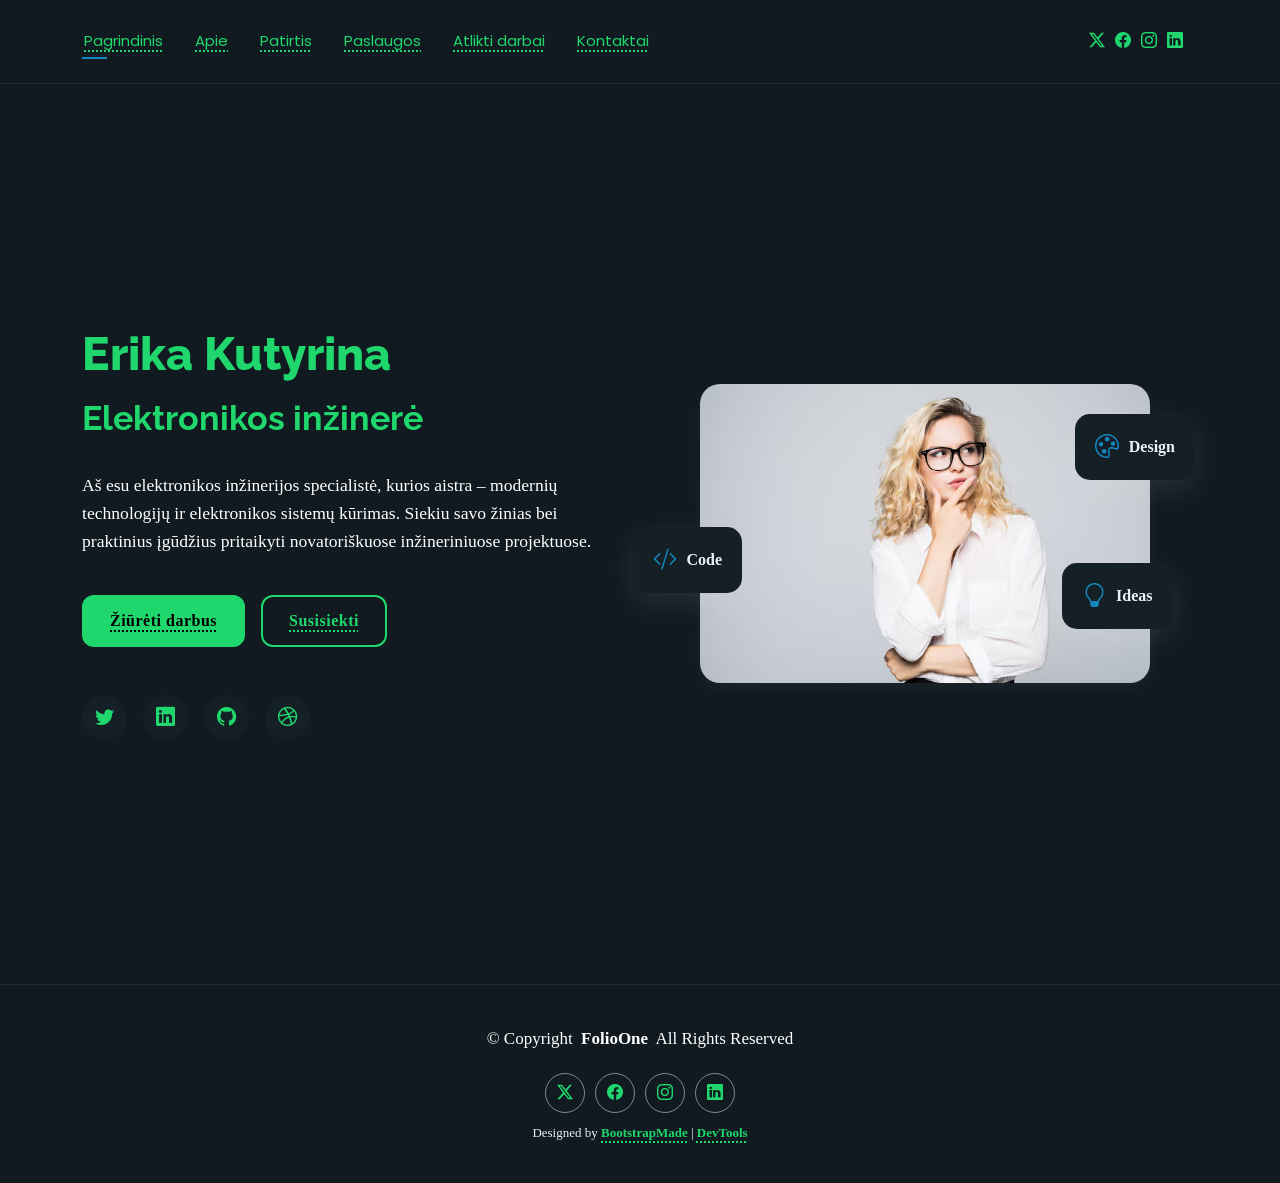
<file: index.html>
<!DOCTYPE html>
<html lang="lt">

<head>
  <meta charset="utf-8">
  <meta content="width=device-width, initial-scale=1.0" name="viewport">
  <title>Mano CV</title>
  <meta name="description" content="Erika Kutyrina CV puslapis">
  <meta name="keywords" content="">

  <!-- Favicons -->
  <link href="assets/img/electronics.png" rel="icon">
  <link href="assets/img/apple-touch-icon.png" rel="apple-touch-icon">

  <!-- Fonts -->
  <link href="https://fonts.googleapis.com" rel="preconnect">
  <link href="https://fonts.gstatic.com" rel="preconnect" crossorigin>
  <link href="https://fonts.googleapis.com/css2?family=Roboto:ital,wght@0,100;0,300;0,400;0,500;0,700;0,900;1,100;1,300;1,400;1,500;1,700;1,900&family=Poppins:ital,wght@0,100;0,200;0,300;0,400;0,500;0,600;0,700;0,800;0,900;1,100;1,200;1,300;1,400;1,500;1,600;1,700;1,800;1,900&family=Raleway:ital,wght@0,100;0,200;0,300;0,400;0,500;0,600;0,700;0,800;0,900;1,100;1,200;1,300;1,400;1,500;1,600;1,700;1,800;1,900&display=swap" rel="stylesheet">

  <!-- Vendor CSS Files -->
  <link href="assets/vendor/bootstrap/css/bootstrap.min.css" rel="stylesheet">
  <link href="assets/vendor/bootstrap-icons/bootstrap-icons.css" rel="stylesheet">
  <link href="assets/vendor/aos/aos.css" rel="stylesheet">
  <link href="assets/vendor/swiper/swiper-bundle.min.css" rel="stylesheet">
  <link href="assets/vendor/glightbox/css/glightbox.min.css" rel="stylesheet">

  <!-- Main CSS File -->
  <link href="assets/css/main.css" rel="stylesheet">
  <link href="assets/css/custom.css" rel="stylesheet">

  <!-- =======================================================
  * Template Name: FolioOne
  * Template URL: https://bootstrapmade.com/folioone-bootstrap-portfolio-website-template/
  * Updated: Aug 23 2025 with Bootstrap v5.3.7
  * Author: BootstrapMade.com
  * License: https://bootstrapmade.com/license/
  ======================================================== -->
</head>

<body class="index-page">

  <header id="header" class="header d-flex align-items-center light-background sticky-top">
    <div class="container position-relative d-flex align-items-center justify-content-between">

      <!-- <a href="index.html" class="logo d-flex align-items-center me-auto me-xl-0">
      <img src="assets/img/logo.webp" alt="">
      <h1 class="sitename">FolioOne</h1> 
    </a> -->

      <nav id="navmenu" class="navmenu">
        <ul>
          <li><a href="index.html" class="active">Pagrindinis</a></li>
          <li><a href="about.html">Apie</a></li>
          <li><a href="resume.html">Patirtis</a></li>
          <li><a href="services.html">Paslaugos</a></li>
          <li><a href="portfolio.html">Atlikti darbai</a></li>
          <li><a href="contact.html">Kontaktai</a></li>
        </ul>
        <i class="mobile-nav-toggle d-xl-none bi bi-list"></i>
      </nav>

      <div class="header-social-links">
        <a href="#" class="twitter"><i class="bi bi-twitter-x"></i></a>
        <a href="#" class="facebook"><i class="bi bi-facebook"></i></a>
        <a href="#" class="instagram"><i class="bi bi-instagram"></i></a>
        <a href="#" class="linkedin"><i class="bi bi-linkedin"></i></a>
      </div>

    </div>
  </header>

  <main class="main">

    <!-- Hero Section -->
    <section id="hero" class="hero section">

      <div class="container" data-aos="fade-up" data-aos-delay="100">

        <div class="row gy-4 align-items-center">
          <div class="col-lg-6 order-2 order-lg-1">
            <div class="hero-content">
              <h1 data-aos="fade-up" data-aos-delay="200"> <span class="highlight">Erika Kutyrina</span></h1>
              <h2 data-aos="fade-up" data-aos-delay="300">Elektronikos inžinerė</h2>
              <p data-aos="fade-up" data-aos-delay="400">Aš esu elektronikos inžinerijos specialistė, kurios aistra – modernių technologijų ir elektronikos sistemų kūrimas. Siekiu savo žinias bei praktinius įgūdžius pritaikyti novatoriškuose inžineriniuose projektuose.</p>
              <div class="hero-actions" data-aos="fade-up" data-aos-delay="500">
                <a href="portfolio.html" class="btn btn-primary">Žiūrėti darbus</a>
                <a href="contact.html" class="btn btn-outline">Susisiekti</a>
              </div>
              <div class="social-links" data-aos="fade-up" data-aos-delay="600">
                <a href="#"><i class="bi bi-twitter"></i></a>
                <a href="#"><i class="bi bi-linkedin"></i></a>
                <a href="#"><i class="bi bi-github"></i></a>
                <a href="#"><i class="bi bi-dribbble"></i></a>
              </div>
            </div>
          </div>
          <div class="col-lg-6 order-1 order-lg-2">
            <div class="hero-image" data-aos="zoom-in" data-aos-delay="300">
              <div class="image-wrapper">
                <img src="assets/img/person/woman.jpg" alt="Sarah Mitchell" class="img-fluid">
                <div class="floating-elements">
                  <div class="floating-card design" data-aos="fade-left" data-aos-delay="700">
                    <i class="bi bi-palette"></i>
                    <span>Design</span>
                  </div>
                  <div class="floating-card code" data-aos="fade-right" data-aos-delay="800">
                    <i class="bi bi-code-slash"></i>
                    <span>Code</span>
                  </div>
                  <div class="floating-card creativity" data-aos="fade-up" data-aos-delay="900">
                    <i class="bi bi-lightbulb"></i>
                    <span>Ideas</span>
                  </div>
                </div>
              </div>
            </div>
          </div>
        </div>

      </div>

    </section><!-- /Hero Section -->

  </main>

  <footer id="footer" class="footer">

    <div class="container">
      <div class="copyright text-center ">
        <p>© <span>Copyright</span> <strong class="px-1 sitename">FolioOne</strong> <span>All Rights Reserved<br></span></p>
      </div>
      <div class="social-links d-flex justify-content-center">
        <a href=""><i class="bi bi-twitter-x"></i></a>
        <a href=""><i class="bi bi-facebook"></i></a>
        <a href=""><i class="bi bi-instagram"></i></a>
        <a href=""><i class="bi bi-linkedin"></i></a>
      </div>
      <div class="credits">
        <!-- All the links in the footer should remain intact. -->
        <!-- You can delete the links only if you've purchased the pro version. -->
        <!-- Licensing information: https://bootstrapmade.com/license/ -->
        <!-- Purchase the pro version with working PHP/AJAX contact form: [buy-url] -->
        Designed by <a href="https://bootstrapmade.com/">BootstrapMade</a> | <a href="https://bootstrapmade.com/tools/">DevTools</a>
      </div>
    </div>

  </footer>

  <!-- Scroll Top -->
  <a href="#" id="scroll-top" class="scroll-top d-flex align-items-center justify-content-center"><i class="bi bi-arrow-up-short"></i></a>

  <!-- Preloader -->
  <div id="preloader"></div>

  <!-- Vendor JS Files -->
  <script src="assets/vendor/bootstrap/js/bootstrap.bundle.min.js"></script>
  <script src="assets/vendor/php-email-form/validate.js"></script>
  <script src="assets/vendor/aos/aos.js"></script>
  <script src="assets/vendor/typed.js/typed.umd.js"></script>
  <script src="assets/vendor/waypoints/noframework.waypoints.js"></script>
  <script src="assets/vendor/purecounter/purecounter_vanilla.js"></script>
  <script src="assets/vendor/swiper/swiper-bundle.min.js"></script>
  <script src="assets/vendor/imagesloaded/imagesloaded.pkgd.min.js"></script>
  <script src="assets/vendor/isotope-layout/isotope.pkgd.min.js"></script>
  <script src="assets/vendor/glightbox/js/glightbox.min.js"></script>

  <!-- Main JS File -->
  <script src="assets/js/main.js"></script>

</body>

</html>
</file>
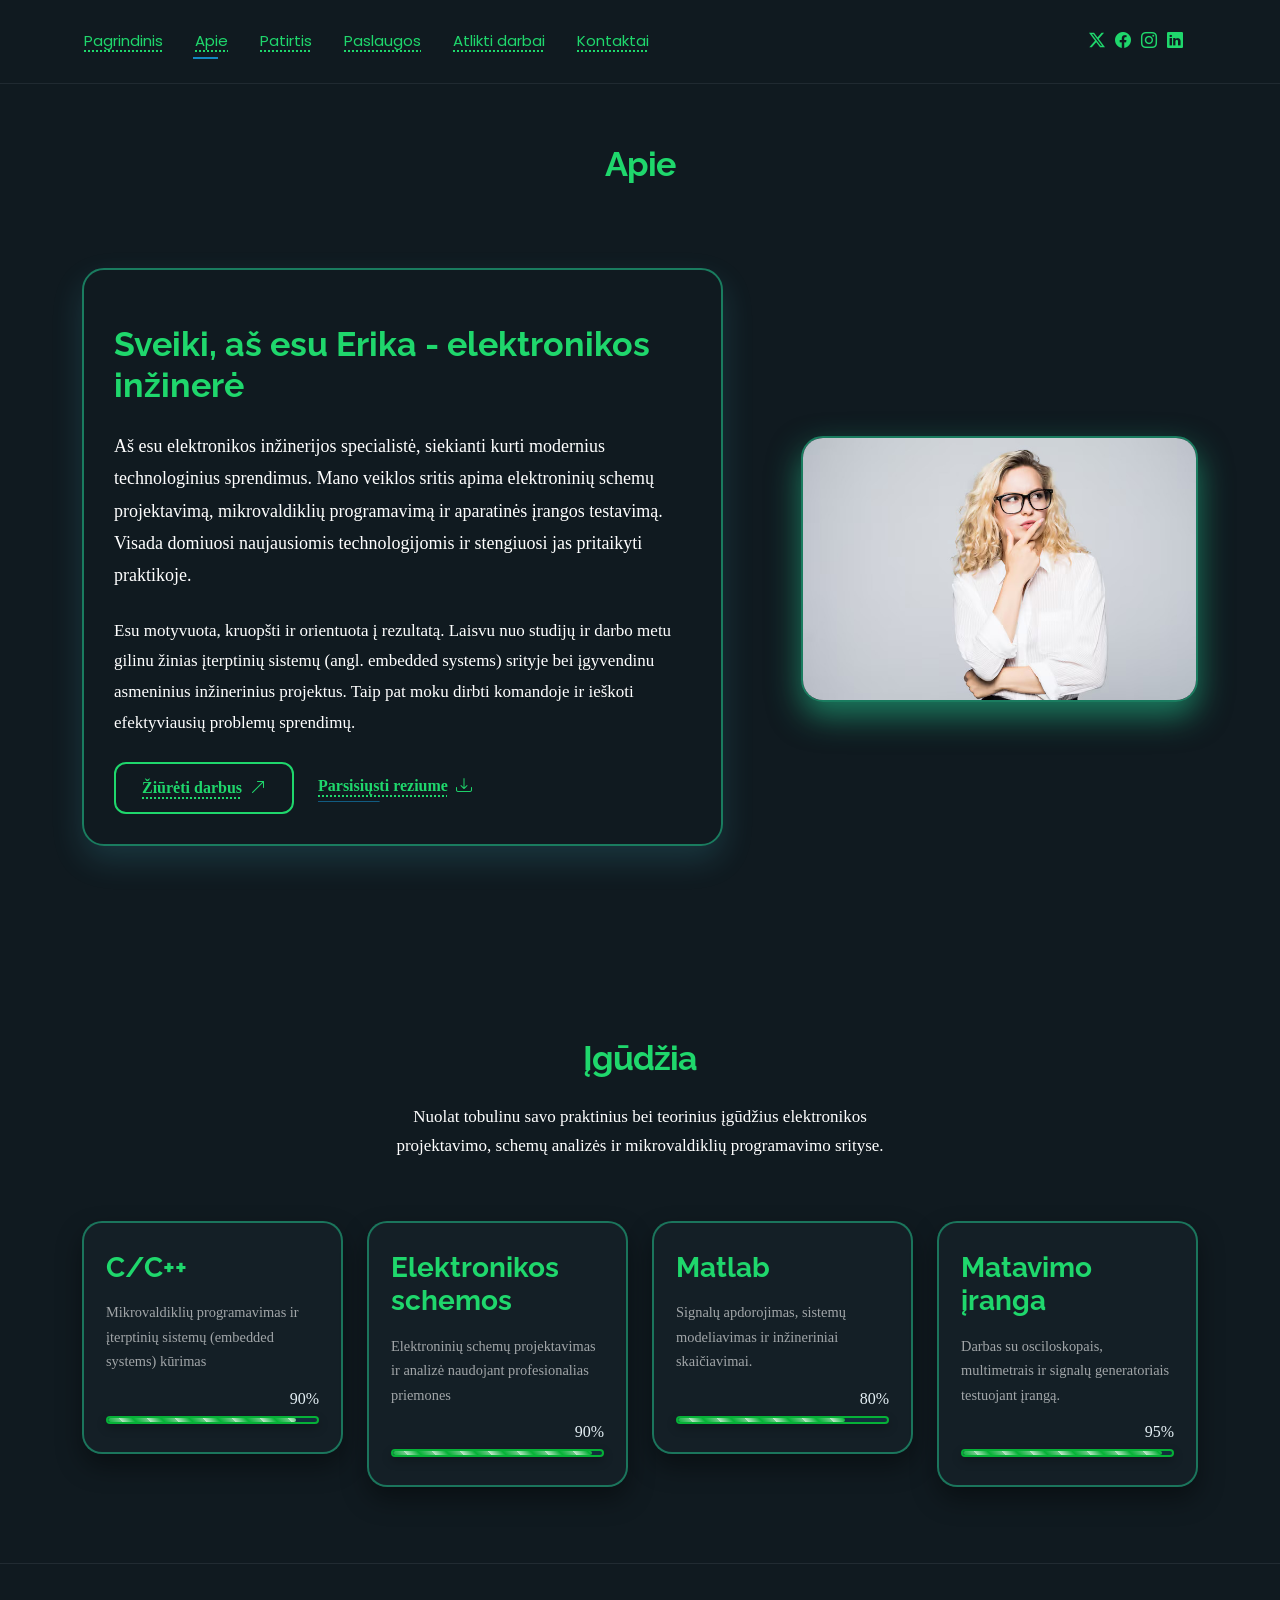
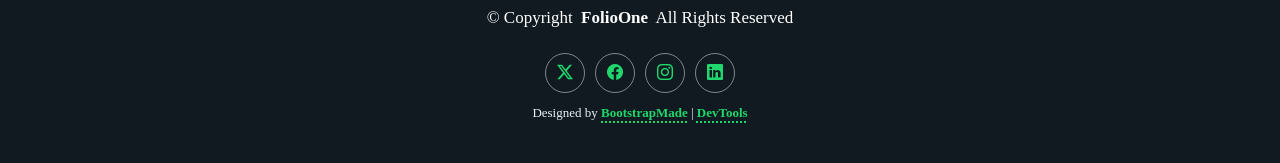
<file: about.html>
<!DOCTYPE html>
<html lang="lt">

<head>
  <meta charset="utf-8">
  <meta content="width=device-width, initial-scale=1.0" name="viewport">
  <title>About - FolioOne Bootstrap Template</title>
  <meta name="description" content="">
  <meta name="keywords" content="">

  <!-- Favicons -->
  <link href="assets/img/electronics.png" rel="icon">
  <link href="assets/img/apple-touch-icon.png" rel="apple-touch-icon">

  <!-- Fonts -->
  <link href="https://fonts.googleapis.com" rel="preconnect">
  <link href="https://fonts.gstatic.com" rel="preconnect" crossorigin>
  <link href="https://fonts.googleapis.com/css2?family=Roboto:ital,wght@0,100;0,300;0,400;0,500;0,700;0,900;1,100;1,300;1,400;1,500;1,700;1,900&family=Poppins:ital,wght@0,100;0,200;0,300;0,400;0,500;0,600;0,700;0,800;0,900;1,100;1,200;1,300;1,400;1,500;1,600;1,700;1,800;1,900&family=Raleway:ital,wght@0,100;0,200;0,300;0,400;0,500;0,600;0,700;0,800;0,900;1,100;1,200;1,300;1,400;1,500;1,600;1,700;1,800;1,900&display=swap" rel="stylesheet">

  <!-- Vendor CSS Files -->
  <link href="assets/vendor/bootstrap/css/bootstrap.min.css" rel="stylesheet">
  <link href="assets/vendor/bootstrap-icons/bootstrap-icons.css" rel="stylesheet">
  <link href="assets/vendor/aos/aos.css" rel="stylesheet">
  <link href="assets/vendor/swiper/swiper-bundle.min.css" rel="stylesheet">
  <link href="assets/vendor/glightbox/css/glightbox.min.css" rel="stylesheet">

  <!-- Main CSS File -->
  <link href="assets/css/main.css" rel="stylesheet">
  <link href="assets/css/custom.css" rel="stylesheet">

  <!-- =======================================================
  * Template Name: FolioOne
  * Template URL: https://bootstrapmade.com/folioone-bootstrap-portfolio-website-template/
  * Updated: Aug 23 2025 with Bootstrap v5.3.7
  * Author: BootstrapMade.com
  * License: https://bootstrapmade.com/license/
  ======================================================== -->
</head>

<body class="about-page">

  <header id="header" class="header d-flex align-items-center light-background sticky-top">
    <div class="container position-relative d-flex align-items-center justify-content-between">

      <!-- <a href="index.html" class="logo d-flex align-items-center me-auto me-xl-0">
      <img src="assets/img/logo.webp" alt="">
      <h1 class="sitename">FolioOne</h1> 
    </a> -->

      <nav id="navmenu" class="navmenu">
        <ul>
          <li><a href="index.html">Pagrindinis</a></li>
          <li><a href="about.html" class="active">Apie</a></li>
          <li><a href="resume.html">Patirtis</a></li>
          <li><a href="services.html">Paslaugos</a></li>
          <li><a href="portfolio.html">Atlikti darbai</a></li>
          <li><a href="contact.html">Kontaktai</a></li>
        </ul>
        <i class="mobile-nav-toggle d-xl-none bi bi-list"></i>
      </nav>

      <div class="header-social-links">
        <a href="#" class="twitter"><i class="bi bi-twitter-x"></i></a>
        <a href="#" class="facebook"><i class="bi bi-facebook"></i></a>
        <a href="#" class="instagram"><i class="bi bi-instagram"></i></a>
        <a href="#" class="linkedin"><i class="bi bi-linkedin"></i></a>
      </div>

    </div>
  </header>

  <main class="main">

    <!-- About Section -->
    <section id="about" class="about section">

      <!-- Section Title -->
      <div class="container section-title" data-aos="fade-up">
        <h2>Apie</h2>
      </div><!-- End Section Title -->

      <div class="container" data-aos="fade-up" data-aos-delay="100">

        <!-- Intro + Photo -->
        <div class="row align-items-center justify-content-between gy-5 mb-5">
          <div class="col-lg-7" data-aos="fade-right" data-aos-delay="150">
            <div class="intro-content">
              <span class="eyebrow"></span>
              <h2 class="headline">Sveiki, aš esu Erika - elektronikos inžinerė</h2>
              <p class="lead">
                Aš esu elektronikos inžinerijos specialistė, siekianti kurti modernius technologinius sprendimus. Mano veiklos sritis apima elektroninių schemų projektavimą, mikrovaldiklių programavimą ir aparatinės įrangos testavimą. Visada domiuosi naujausiomis technologijomis ir stengiuosi jas pritaikyti praktikoje.
              </p>
              <p>
                Esu motyvuota, kruopšti ir orientuota į rezultatą. Laisvu nuo studijų ir darbo metu gilinu žinias įterptinių sistemų (angl. embedded systems) srityje bei įgyvendinu asmeninius inžinerinius projektus. Taip pat moku dirbti komandoje ir ieškoti efektyviausių problemų sprendimų.
              </p>

              <div class="cta-group">
                <a href="#portfolio" class="btn-ghost">
                  Žiūrėti darbus <i class="bi bi-arrow-up-right"></i>
                </a>
                <a href="#" class="link-underline">
                  Parsisiųsti reziume <i class="bi bi-download"></i>
                </a>
              </div>
            </div>
          </div>

          <div class="col-lg-5" data-aos="zoom-in" data-aos-delay="250">
            <figure class="profile-figure text-center text-lg-end">
              <img src="assets/img/person/woman.jpg" alt="Portrait of Alex" class="img-fluid profile-photo">
            </figure>
          </div>
        </div>
        <!-- End Intro + Photo -->
      </div>
    </section><!-- /About Section -->

    <!-- Skills Section -->
    <section id="skills" class="skills section">

      <!-- Section Title -->
      <div class="container section-title" data-aos="fade-up">
        <h2>Įgūdžia</h2>
        <p>Nuolat tobulinu savo praktinius bei teorinius įgūdžius elektronikos projektavimo, schemų analizės ir mikrovaldiklių programavimo srityse.</p>
      </div><!-- End Section Title -->

      <div class="container" data-aos="fade-up" data-aos-delay="100">

        <div class="row g-4 skills-animation">

          <div class="col-md-6 col-lg-3" data-aos="fade-up" data-aos-delay="100">
            <div class="skill-box">
              <h3>C/C++</h3>
              <p>Mikrovaldiklių programavimas ir įterptinių sistemų (embedded systems) kūrimas</p>
              <span class="text-end d-block">90%</span>
              <div class="progress">
                <div class="progress-bar" role="progressbar" aria-valuenow="90" aria-valuemin="0" aria-valuemax="100"></div>
              </div>
            </div>
          </div>

          <div class="col-md-6 col-lg-3" data-aos="fade-up" data-aos-delay="200">
            <div class="skill-box">
              <h3>Elektronikos schemos</h3>
              <p>Elektroninių schemų projektavimas ir analizė naudojant profesionalias priemones</p>
              <span class="text-end d-block">90%</span>
              <div class="progress">
                <div class="progress-bar" role="progressbar" aria-valuenow="95" aria-valuemin="0" aria-valuemax="100"></div>
              </div>
            </div>
          </div>

          <div class="col-md-6 col-lg-3" data-aos="fade-up" data-aos-delay="300">
            <div class="skill-box">
              <h3>Matlab</h3>
              <p>Signalų apdorojimas, sistemų modeliavimas ir inžineriniai skaičiavimai.</p>
              <span class="text-end d-block">80%</span>
              <div class="progress">
                <div class="progress-bar" role="progressbar" aria-valuenow="80" aria-valuemin="0" aria-valuemax="100"></div>
              </div>
            </div>
          </div>

          <div class="col-md-6 col-lg-3" data-aos="fade-up" data-aos-delay="400">
            <div class="skill-box">
              <h3>Matavimo įranga</h3>
              <p>Darbas su osciloskopais, multimetrais ir signalų generatoriais testuojant įrangą.</p>
              <span class="text-end d-block">95%</span>
              <div class="progress">
                <div class="progress-bar" role="progressbar" aria-valuenow="95" aria-valuemin="0" aria-valuemax="100">
                </div>
              </div>
            </div>
          </div>

        </div>

      </div>

    </section><!-- /Skills Section -->
  </main>

  <footer id="footer" class="footer">

    <div class="container">
      <div class="copyright text-center ">
        <p>© <span>Copyright</span> <strong class="px-1 sitename">FolioOne</strong> <span>All Rights Reserved<br></span></p>
      </div>
      <div class="social-links d-flex justify-content-center">
        <a href=""><i class="bi bi-twitter-x"></i></a>
        <a href=""><i class="bi bi-facebook"></i></a>
        <a href=""><i class="bi bi-instagram"></i></a>
        <a href=""><i class="bi bi-linkedin"></i></a>
      </div>
      <div class="credits">
        <!-- All the links in the footer should remain intact. -->
        <!-- You can delete the links only if you've purchased the pro version. -->
        <!-- Licensing information: https://bootstrapmade.com/license/ -->
        <!-- Purchase the pro version with working PHP/AJAX contact form: [buy-url] -->
        Designed by <a href="https://bootstrapmade.com/">BootstrapMade</a> | <a href="https://bootstrapmade.com/tools/">DevTools</a>
      </div>
    </div>

  </footer>

  <!-- Scroll Top -->
  <a href="#" id="scroll-top" class="scroll-top d-flex align-items-center justify-content-center"><i class="bi bi-arrow-up-short"></i></a>

  <!-- Preloader -->
  <div id="preloader"></div>

  <!-- Vendor JS Files -->
  <script src="assets/vendor/bootstrap/js/bootstrap.bundle.min.js"></script>
  <script src="assets/vendor/php-email-form/validate.js"></script>
  <script src="assets/vendor/aos/aos.js"></script>
  <script src="assets/vendor/typed.js/typed.umd.js"></script>
  <script src="assets/vendor/waypoints/noframework.waypoints.js"></script>
  <script src="assets/vendor/purecounter/purecounter_vanilla.js"></script>
  <script src="assets/vendor/swiper/swiper-bundle.min.js"></script>
  <script src="assets/vendor/imagesloaded/imagesloaded.pkgd.min.js"></script>
  <script src="assets/vendor/isotope-layout/isotope.pkgd.min.js"></script>
  <script src="assets/vendor/glightbox/js/glightbox.min.js"></script>

  <!-- Main JS File -->
  <script src="assets/js/main.js"></script>

</body>

</html>
</file>
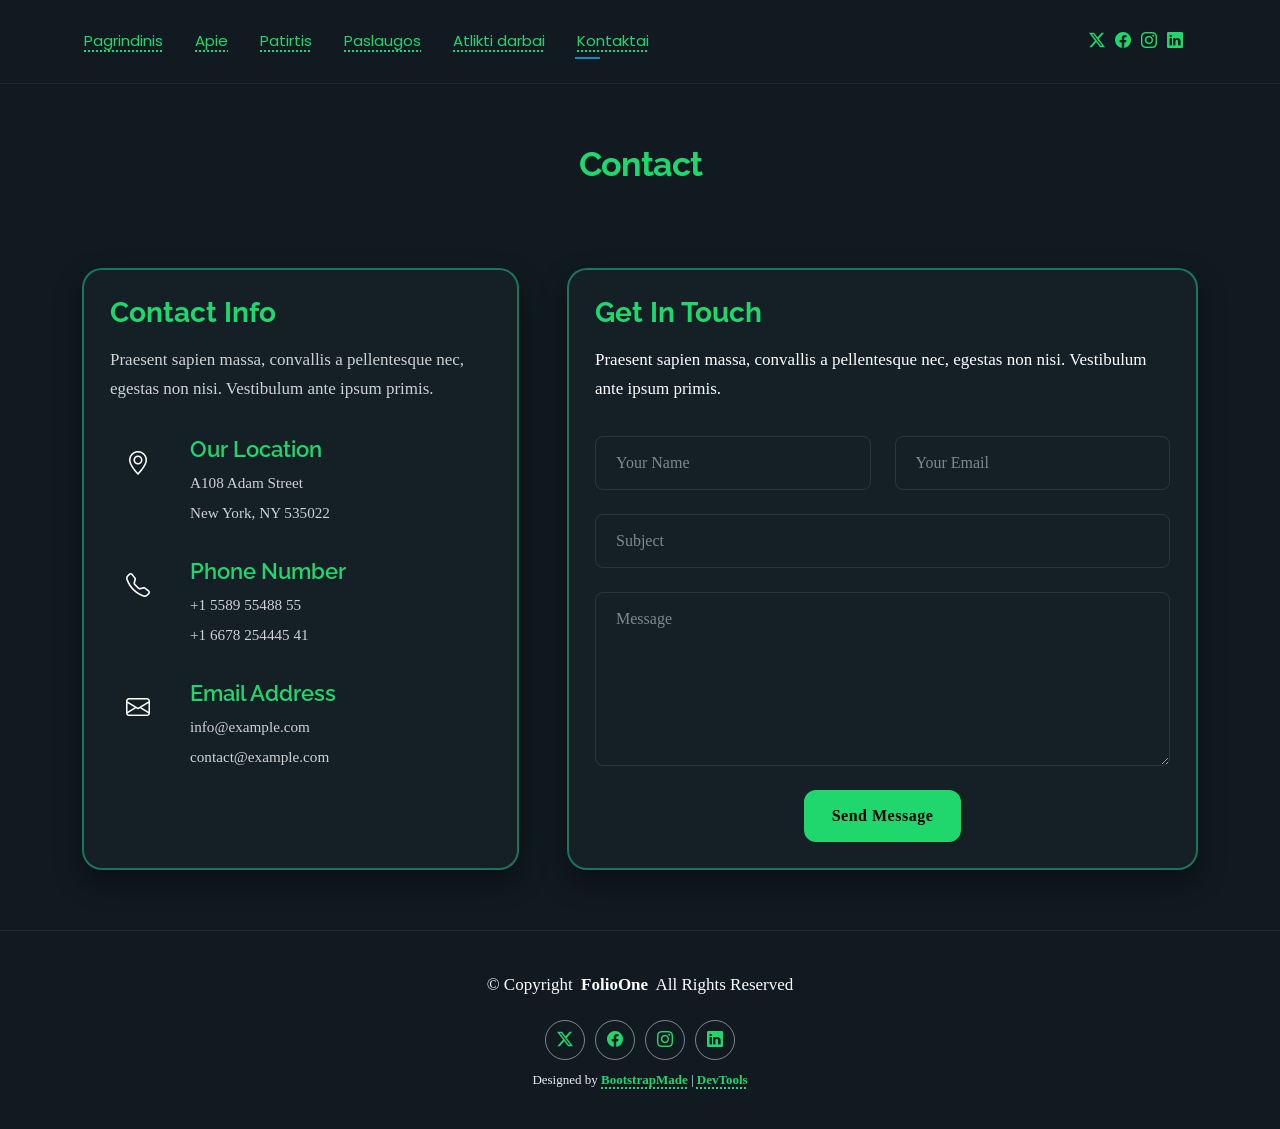
<file: contact.html>
<!DOCTYPE html>
<html lang="lt">

<head>
  <meta charset="utf-8">
  <meta content="width=device-width, initial-scale=1.0" name="viewport">
  <title>Contact - FolioOne Bootstrap Template</title>
  <meta name="description" content="">
  <meta name="keywords" content="">

  <!-- Favicons -->
  <link href="assets/img/electronics.png" rel="icon">
  <link href="assets/img/apple-touch-icon.png" rel="apple-touch-icon">

  <!-- Fonts -->
  <link href="https://fonts.googleapis.com" rel="preconnect">
  <link href="https://fonts.gstatic.com" rel="preconnect" crossorigin>
  <link href="https://fonts.googleapis.com/css2?family=Roboto:ital,wght@0,100;0,300;0,400;0,500;0,700;0,900;1,100;1,300;1,400;1,500;1,700;1,900&family=Poppins:ital,wght@0,100;0,200;0,300;0,400;0,500;0,600;0,700;0,800;0,900;1,100;1,200;1,300;1,400;1,500;1,600;1,700;1,800;1,900&family=Raleway:ital,wght@0,100;0,200;0,300;0,400;0,500;0,600;0,700;0,800;0,900;1,100;1,200;1,300;1,400;1,500;1,600;1,700;1,800;1,900&display=swap" rel="stylesheet">

  <!-- Vendor CSS Files -->
  <link href="assets/vendor/bootstrap/css/bootstrap.min.css" rel="stylesheet">
  <link href="assets/vendor/bootstrap-icons/bootstrap-icons.css" rel="stylesheet">
  <link href="assets/vendor/aos/aos.css" rel="stylesheet">
  <link href="assets/vendor/swiper/swiper-bundle.min.css" rel="stylesheet">
  <link href="assets/vendor/glightbox/css/glightbox.min.css" rel="stylesheet">

  <!-- Main CSS File -->
  <link href="assets/css/main.css" rel="stylesheet">
  <link href="assets/css/custom.css" rel="stylesheet">

  <!-- =======================================================
  * Template Name: FolioOne
  * Template URL: https://bootstrapmade.com/folioone-bootstrap-portfolio-website-template/
  * Updated: Aug 23 2025 with Bootstrap v5.3.7
  * Author: BootstrapMade.com
  * License: https://bootstrapmade.com/license/
  ======================================================== -->
</head>

<body class="contact-page">

  <header id="header" class="header d-flex align-items-center light-background sticky-top">
    <div class="container position-relative d-flex align-items-center justify-content-between">

      <!-- <a href="index.html" class="logo d-flex align-items-center me-auto me-xl-0">
      <img src="assets/img/logo.webp" alt="">
      <h1 class="sitename">FolioOne</h1> 
    </a> -->

      <nav id="navmenu" class="navmenu">
        <ul>
          <li><a href="index.html">Pagrindinis</a></li>
          <li><a href="about.html">Apie</a></li>
          <li><a href="resume.html">Patirtis</a></li>
          <li><a href="services.html">Paslaugos</a></li>
          <li><a href="portfolio.html">Atlikti darbai</a></li>
          <li><a href="contact.html" class="active">Kontaktai</a></li>
        </ul>
        <i class="mobile-nav-toggle d-xl-none bi bi-list"></i>
      </nav>

      <div class="header-social-links">
        <a href="#" class="twitter"><i class="bi bi-twitter-x"></i></a>
        <a href="#" class="facebook"><i class="bi bi-facebook"></i></a>
        <a href="#" class="instagram"><i class="bi bi-instagram"></i></a>
        <a href="#" class="linkedin"><i class="bi bi-linkedin"></i></a>
      </div>

    </div>
  </header>

  <main class="main">

    <!-- Contact Section -->
    <section id="contact" class="contact section">

      <!-- Section Title -->
      <div class="container section-title" data-aos="fade-up">
        <h2>Contact</h2>
      </div><!-- End Section Title -->

      <div class="container" data-aos="fade-up" data-aos-delay="100">

        <div class="row g-4 g-lg-5">
          <div class="col-lg-5">
            <div class="info-box" data-aos="fade-up" data-aos-delay="200">
              <h3>Contact Info</h3>
              <p>Praesent sapien massa, convallis a pellentesque nec, egestas non nisi. Vestibulum ante ipsum primis.</p>

              <div class="info-item" data-aos="fade-up" data-aos-delay="300">
                <div class="icon-box">
                  <i class="bi bi-geo-alt"></i>
                </div>
                <div class="content">
                  <h4>Our Location</h4>
                  <p>A108 Adam Street</p>
                  <p>New York, NY 535022</p>
                </div>
              </div>

              <div class="info-item" data-aos="fade-up" data-aos-delay="400">
                <div class="icon-box">
                  <i class="bi bi-telephone"></i>
                </div>
                <div class="content">
                  <h4>Phone Number</h4>
                  <p>+1 5589 55488 55</p>
                  <p>+1 6678 254445 41</p>
                </div>
              </div>

              <div class="info-item" data-aos="fade-up" data-aos-delay="500">
                <div class="icon-box">
                  <i class="bi bi-envelope"></i>
                </div>
                <div class="content">
                  <h4>Email Address</h4>
                  <p>info@example.com</p>
                  <p>contact@example.com</p>
                </div>
              </div>
            </div>
          </div>

          <div class="col-lg-7">
            <div class="contact-form" data-aos="fade-up" data-aos-delay="300">
              <h3>Get In Touch</h3>
              <p>Praesent sapien massa, convallis a pellentesque nec, egestas non nisi. Vestibulum ante ipsum primis.</p>

              <form action="forms/contact.php" method="post" class="php-email-form" data-aos="fade-up" data-aos-delay="200">
                <div class="row gy-4">

                  <div class="col-md-6">
                    <input type="text" name="name" class="form-control" placeholder="Your Name" required="">
                  </div>

                  <div class="col-md-6 ">
                    <input type="email" class="form-control" name="email" placeholder="Your Email" required="">
                  </div>

                  <div class="col-12">
                    <input type="text" class="form-control" name="subject" placeholder="Subject" required="">
                  </div>

                  <div class="col-12">
                    <textarea class="form-control" name="message" rows="6" placeholder="Message" required=""></textarea>
                  </div>

                  <div class="col-12 text-center">
                    <div class="loading">Loading</div>
                    <div class="error-message"></div>
                    <div class="sent-message">Your message has been sent. Thank you!</div>

                    <button type="submit" class="btn">Send Message</button>
                  </div>

                </div>
              </form>

            </div>
          </div>

        </div>

      </div>

    </section><!-- /Contact Section -->

  </main>

  <footer id="footer" class="footer">

    <div class="container">
      <div class="copyright text-center ">
        <p>© <span>Copyright</span> <strong class="px-1 sitename">FolioOne</strong> <span>All Rights Reserved<br></span></p>
      </div>
      <div class="social-links d-flex justify-content-center">
        <a href=""><i class="bi bi-twitter-x"></i></a>
        <a href=""><i class="bi bi-facebook"></i></a>
        <a href=""><i class="bi bi-instagram"></i></a>
        <a href=""><i class="bi bi-linkedin"></i></a>
      </div>
      <div class="credits">
        <!-- All the links in the footer should remain intact. -->
        <!-- You can delete the links only if you've purchased the pro version. -->
        <!-- Licensing information: https://bootstrapmade.com/license/ -->
        <!-- Purchase the pro version with working PHP/AJAX contact form: [buy-url] -->
        Designed by <a href="https://bootstrapmade.com/">BootstrapMade</a> | <a href="https://bootstrapmade.com/tools/">DevTools</a>
      </div>
    </div>

  </footer>

  <!-- Scroll Top -->
  <a href="#" id="scroll-top" class="scroll-top d-flex align-items-center justify-content-center"><i class="bi bi-arrow-up-short"></i></a>

  <!-- Preloader -->
  <div id="preloader"></div>

  <!-- Vendor JS Files -->
  <script src="assets/vendor/bootstrap/js/bootstrap.bundle.min.js"></script>
  <script src="assets/vendor/php-email-form/validate.js"></script>
  <script src="assets/vendor/aos/aos.js"></script>
  <script src="assets/vendor/typed.js/typed.umd.js"></script>
  <script src="assets/vendor/waypoints/noframework.waypoints.js"></script>
  <script src="assets/vendor/purecounter/purecounter_vanilla.js"></script>
  <script src="assets/vendor/swiper/swiper-bundle.min.js"></script>
  <script src="assets/vendor/imagesloaded/imagesloaded.pkgd.min.js"></script>
  <script src="assets/vendor/isotope-layout/isotope.pkgd.min.js"></script>
  <script src="assets/vendor/glightbox/js/glightbox.min.js"></script>

  <!-- Main JS File -->
  <script src="assets/js/main.js"></script>

</body>

</html>
</file>
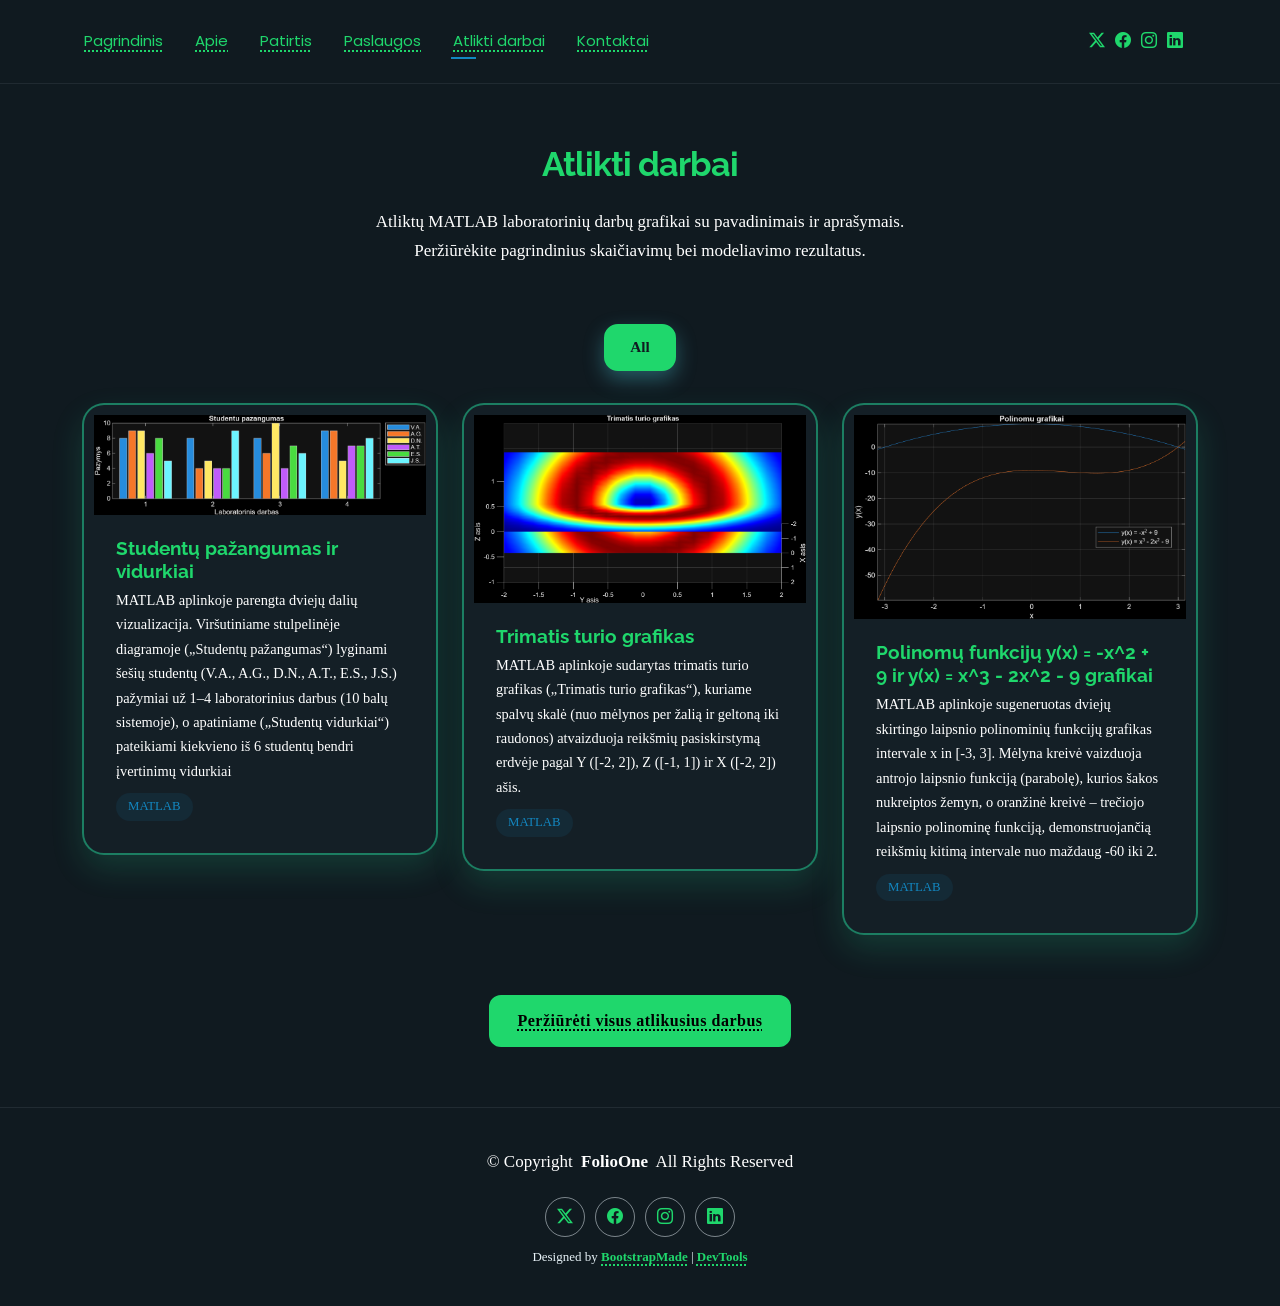
<file: portfolio.html>
<!DOCTYPE html>
<html lang="lt">

<head>
  <meta charset="utf-8">
  <meta content="width=device-width, initial-scale=1.0" name="viewport">
  <title>Atlikti darbai - FolioOne Bootstrap Template</title>
  <meta name="description" content="">
  <meta name="keywords" content="">

  <!-- Favicons -->
  <link href="assets/img/electronics.png" rel="icon">
  <link href="assets/img/apple-touch-icon.png" rel="apple-touch-icon">

  <!-- Fonts -->
  <link href="https://fonts.googleapis.com" rel="preconnect">
  <link href="https://fonts.gstatic.com" rel="preconnect" crossorigin>
  <link href="https://fonts.googleapis.com/css2?family=Roboto:ital,wght@0,100;0,300;0,400;0,500;0,700;0,900;1,100;1,300;1,400;1,500;1,700;1,900&family=Poppins:ital,wght@0,100;0,200;0,300;0,400;0,500;0,600;0,700;0,800;0,900;1,100;1,200;1,300;1,400;1,500;1,600;1,700;1,800;1,900&family=Raleway:ital,wght@0,100;0,200;0,300;0,400;0,500;0,600;0,700;0,800;0,900;1,100;1,200;1,300;1,400;1,500;1,600;1,700;1,800;1,900&display=swap" rel="stylesheet">

  <!-- Vendor CSS Files -->
  <link href="assets/vendor/bootstrap/css/bootstrap.min.css" rel="stylesheet">
  <link href="assets/vendor/bootstrap-icons/bootstrap-icons.css" rel="stylesheet">
  <link href="assets/vendor/aos/aos.css" rel="stylesheet">
  <link href="assets/vendor/swiper/swiper-bundle.min.css" rel="stylesheet">
  <link href="assets/vendor/glightbox/css/glightbox.min.css" rel="stylesheet">

  <!-- Main CSS File -->
  <link href="assets/css/main.css" rel="stylesheet">
  <link href="assets/css/custom.css" rel="stylesheet">

  <!-- =======================================================
  * Template Name: FolioOne
  * Template URL: https://bootstrapmade.com/folioone-bootstrap-portfolio-website-template/
  * Updated: Aug 23 2025 with Bootstrap v5.3.7
  * Author: BootstrapMade.com
  * License: https://bootstrapmade.com/license/
  ======================================================== -->
</head>

<body class="portfolio-page">

  <header id="header" class="header d-flex align-items-center light-background sticky-top">
    <div class="container position-relative d-flex align-items-center justify-content-between">

      <!-- <a href="index.html" class="logo d-flex align-items-center me-auto me-xl-0">
      <img src="assets/img/logo.webp" alt="">
      <h1 class="sitename">FolioOne</h1> 
    </a> -->

      <nav id="navmenu" class="navmenu">
        <ul>
          <li><a href="index.html">Pagrindinis</a></li>
          <li><a href="about.html">Apie</a></li>
          <li><a href="resume.html">Patirtis</a></li>
          <li><a href="services.html">Paslaugos</a></li>
          <li><a href="portfolio.html" class="active">Atlikti darbai</a></li>
          <li><a href="contact.html">Kontaktai</a></li>
        </ul>
        <i class="mobile-nav-toggle d-xl-none bi bi-list"></i>
      </nav>

      <div class="header-social-links">
        <a href="#" class="twitter"><i class="bi bi-twitter-x"></i></a>
        <a href="#" class="facebook"><i class="bi bi-facebook"></i></a>
        <a href="#" class="instagram"><i class="bi bi-instagram"></i></a>
        <a href="#" class="linkedin"><i class="bi bi-linkedin"></i></a>
      </div>

    </div>
  </header>

  <main class="main">

    <!-- Portfolio Section -->
    <section id="portfolio" class="portfolio section">

      <!-- Section Title -->
      <div class="container section-title" data-aos="fade-up">
        <h2>Atlikti darbai</h2>
        <p>Atliktų MATLAB laboratorinių darbų grafikai su pavadinimais ir aprašymais. Peržiūrėkite pagrindinius skaičiavimų bei modeliavimo rezultatus.</p>
      </div><!-- End Section Title -->

      <div class="container" data-aos="fade-up" data-aos-delay="100">

        <div class="isotope-layout" data-default-filter="*" data-layout="masonry" data-sort="original-order">
          <ul class="portfolio-filters isotope-filters" data-aos="fade-up" data-aos-delay="200">
            <li data-filter="*" class="filter-active">All</li>
           
          </ul><!-- End Portfolio Filters -->

          <div class="row gy-4 isotope-container" data-aos="fade-up" data-aos-delay="300">
            <div class="col-lg-4 col-md-6 portfolio-item isotope-item filter-strategy">
              <div class="portfolio-card">
                <div class="portfolio-img">
                  <img src="assets/img/matlab2.png" alt="Studentų pažangumo ir vidurkių grafikas MATLAB aplinkoje" class="img-fluid">
                  <div class="portfolio-overlay">
                    <a href="assets/img/matlab2.png" class="glightbox portfolio-lightbox"><i class="bi bi-plus"></i></a>
                    <a href="#" class="portfolio-details-link"><i class="bi bi-link"></i></a>
                  </div>
                </div>
                <div class="portfolio-info">
                  <h4>Studentų pažangumas ir vidurkiai</h4>
                  <p>MATLAB aplinkoje parengta dviejų dalių vizualizacija. Viršutiniame stulpelinėje diagramoje („Studentų pažangumas“) lyginami šešių studentų (V.A., A.G., D.N., A.T., E.S., J.S.) pažymiai už 1–4 laboratorinius darbus (10 balų sistemoje), o apatiniame („Studentų vidurkiai“) pateikiami kiekvieno iš 6 studentų bendri įvertinimų vidurkiai</p>
                  <div class="portfolio-tags">
                    <span>MATLAB</span>
                   
                  </div>
                </div>
              </div>
            </div>

            <div class="col-lg-4 col-md-6 portfolio-item isotope-item filter-finance">
              <div class="portfolio-card">
                <div class="portfolio-img">
                  <img src="assets/img/matlab3.png" alt="Trimatis turio grafikas MATLAB aplinkoje" class="img-fluid">
                  <div class="portfolio-overlay">
                    <a href="assets/img/matlab3.png" class="glightbox portfolio-lightbox"><i class="bi bi-plus"></i></a>
                    <a href="#" class="portfolio-details-link"><i class="bi bi-link"></i></a>
                  </div>
                </div>
                <div class="portfolio-info">
                  <h4>Trimatis turio grafikas</h4>
                  <p>MATLAB aplinkoje sudarytas trimatis turio grafikas („Trimatis turio grafikas“), kuriame spalvų skalė (nuo mėlynos per žalią ir geltoną iki raudonos) atvaizduoja reikšmių pasiskirstymą erdvėje pagal Y ([-2, 2]), Z ([-1, 1]) ir X ([-2, 2]) ašis.</p>
                  <div class="portfolio-tags">
                    <span>MATLAB</span>
              
                  </div>
                </div>
              </div>
            </div>

            <div class="col-lg-4 col-md-6 portfolio-item isotope-item filter-operations">
              <div class="portfolio-card">
                <div class="portfolio-img">
                  <img src="assets/img/matlab1.png" alt="Polinomų funkcijų grafikai MATLAB aplinkoje" class="img-fluid">
                  <div class="portfolio-overlay">
                    <a href="assets/img/matlab1.png" class="glightbox portfolio-lightbox"><i class="bi bi-plus"></i></a>
                    <a href="#" class="portfolio-details-link"><i class="bi bi-link"></i></a>
                  </div>
                </div>
                <div class="portfolio-info">
                  <h4>Polinomų funkcijų y(x) = -x^2 + 9 ir y(x) = x^3 - 2x^2 - 9 grafikai </h4>
                  <p>MATLAB aplinkoje sugeneruotas dviejų skirtingo laipsnio polinominių funkcijų grafikas intervale x in [-3, 3]. Mėlyna kreivė vaizduoja antrojo laipsnio funkciją (parabolę), kurios šakos nukreiptos žemyn, o oranžinė kreivė – trečiojo laipsnio polinominę funkciją, demonstruojančią reikšmių kitimą intervale nuo maždaug -60 iki 2. </p>
                  <div class="portfolio-tags">
                    <span>MATLAB</span>
                   
                  </div>
                </div>
              </div>
            </div>



            
        </div>

        <div class="text-center mt-5" data-aos="fade-up" data-aos-delay="400">

     

          <a href="#portfolio" class="btn btn-primary">Peržiūrėti visus atlikusius darbus</a>
        </div>

      </div>

    </section><!-- /Portfolio Section -->

  

  </main>

  <footer id="footer" class="footer">

    <div class="container">
      <div class="copyright text-center ">
        <p>© <span>Copyright</span> <strong class="px-1 sitename">FolioOne</strong> <span>All Rights Reserved<br></span></p>
      </div>
      <div class="social-links d-flex justify-content-center">
        <a href=""><i class="bi bi-twitter-x"></i></a>
        <a href=""><i class="bi bi-facebook"></i></a>
        <a href=""><i class="bi bi-instagram"></i></a>
        <a href=""><i class="bi bi-linkedin"></i></a>
      </div>
      <div class="credits">
        <!-- All the links in the footer should remain intact. -->
        <!-- You can delete the links only if you've purchased the pro version. -->
        <!-- Licensing information: https://bootstrapmade.com/license/ -->
        <!-- Purchase the pro version with working PHP/AJAX contact form: [buy-url] -->
        Designed by <a href="https://bootstrapmade.com/">BootstrapMade</a> | <a href="https://bootstrapmade.com/tools/">DevTools</a>
      </div>
    </div>

  </footer>

  <!-- Scroll Top -->
  <a href="#" id="scroll-top" class="scroll-top d-flex align-items-center justify-content-center"><i class="bi bi-arrow-up-short"></i></a>

  <!-- Preloader -->
  <div id="preloader"></div>

  <!-- Vendor JS Files -->
  <script src="assets/vendor/bootstrap/js/bootstrap.bundle.min.js"></script>
  <script src="assets/vendor/php-email-form/validate.js"></script>
  <script src="assets/vendor/aos/aos.js"></script>
  <script src="assets/vendor/typed.js/typed.umd.js"></script>
  <script src="assets/vendor/waypoints/noframework.waypoints.js"></script>
  <script src="assets/vendor/purecounter/purecounter_vanilla.js"></script>
  <script src="assets/vendor/swiper/swiper-bundle.min.js"></script>
  <script src="assets/vendor/imagesloaded/imagesloaded.pkgd.min.js"></script>
  <script src="assets/vendor/isotope-layout/isotope.pkgd.min.js"></script>
  <script src="assets/vendor/glightbox/js/glightbox.min.js"></script>

  <!-- Main JS File -->
  <script src="assets/js/main.js"></script>

</body>

</html>
</file>
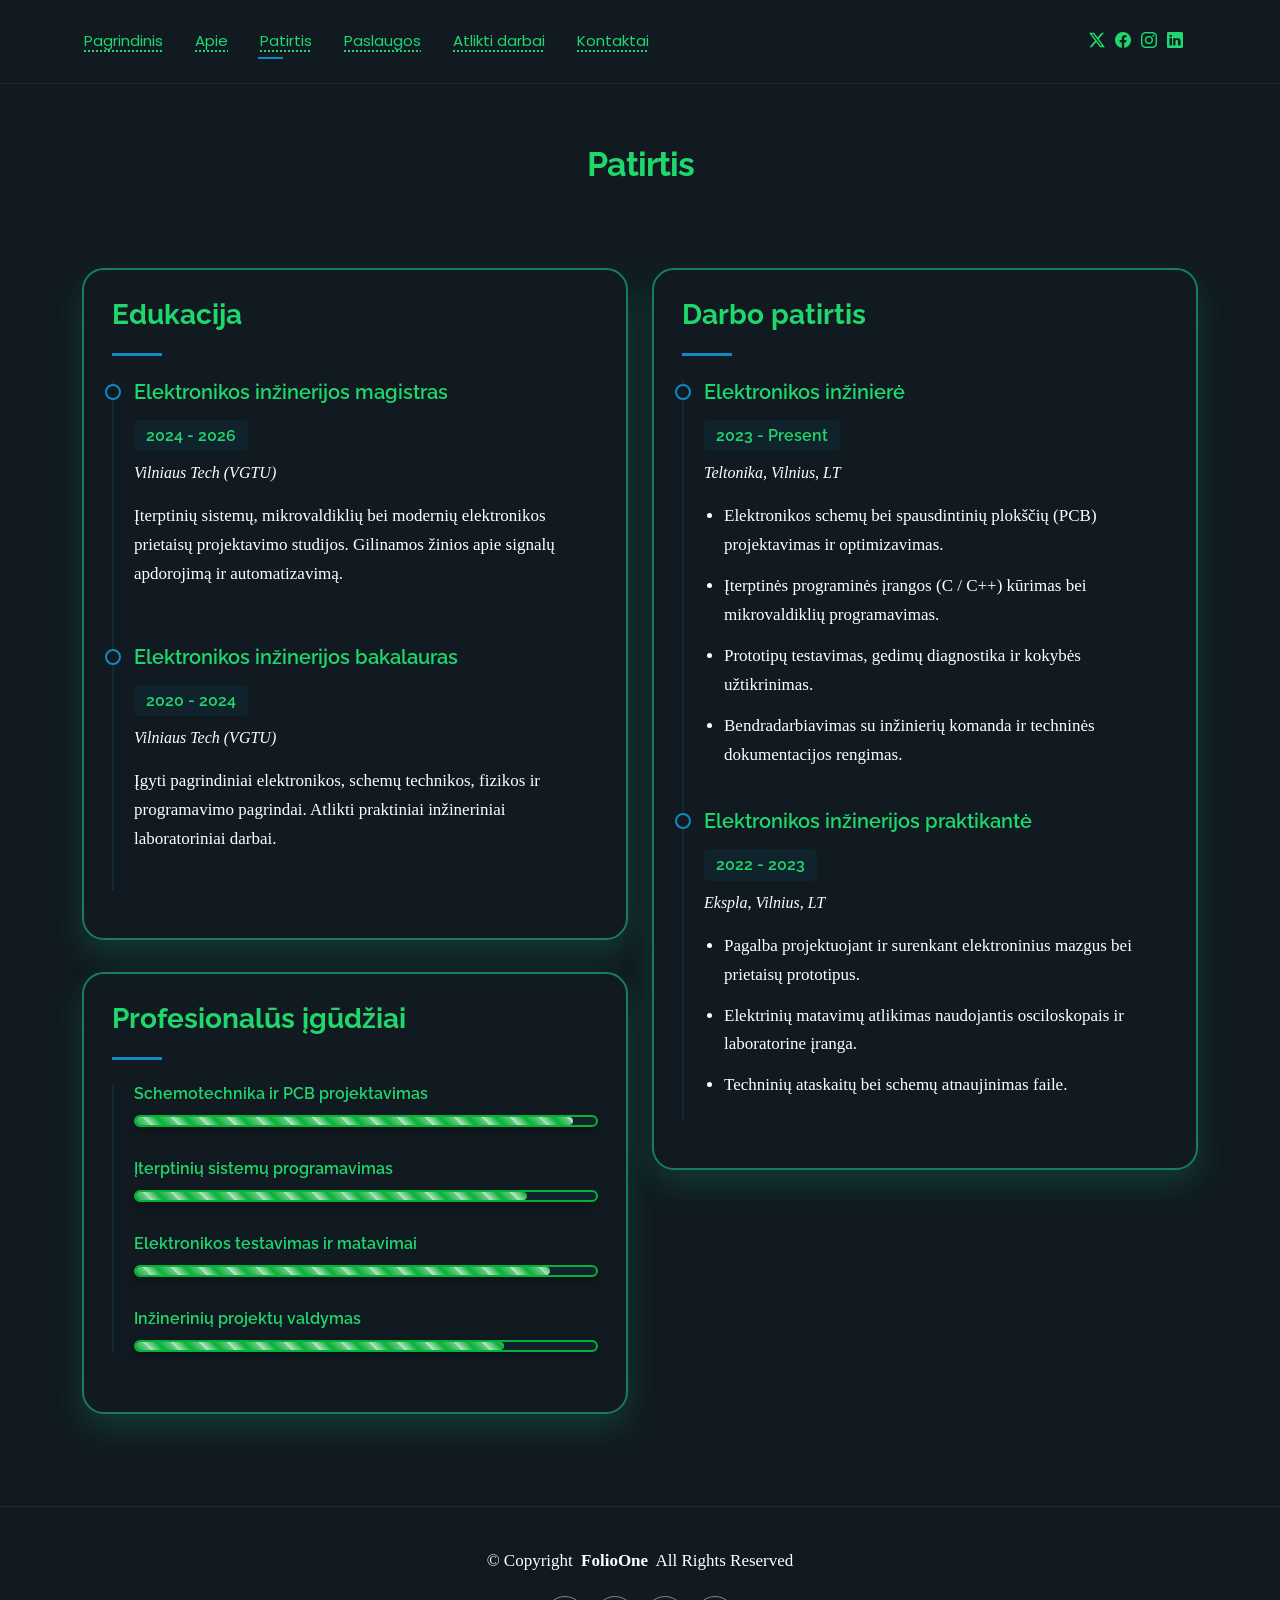
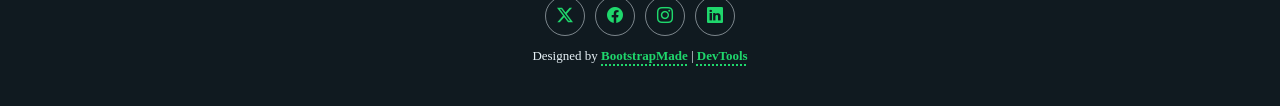
<file: resume.html>
<!DOCTYPE html>
<html lang="lt">

<head>
  <meta charset="utf-8">
  <meta content="width=device-width, initial-scale=1.0" name="viewport">
  <title>Patirtis - FolioOne Bootstrap Template</title>
  <meta name="description" content="">
  <meta name="keywords" content="">

  <!-- Favicons -->
  <link href="assets/img/electronics.png" rel="icon">
  <link href="assets/img/apple-touch-icon.png" rel="apple-touch-icon">

  <!-- Fonts -->
  <link href="https://fonts.googleapis.com" rel="preconnect">
  <link href="https://fonts.gstatic.com" rel="preconnect" crossorigin>
  <link href="https://fonts.googleapis.com/css2?family=Roboto:ital,wght@0,100;0,300;0,400;0,500;0,700;0,900;1,100;1,300;1,400;1,500;1,700;1,900&family=Poppins:ital,wght@0,100;0,200;0,300;0,400;0,500;0,600;0,700;0,800;0,900;1,100;1,200;1,300;1,400;1,500;1,600;1,700;1,800;1,900&family=Raleway:ital,wght@0,100;0,200;0,300;0,400;0,500;0,600;0,700;0,800;0,900;1,100;1,200;1,300;1,400;1,500;1,600;1,700;1,800;1,900&display=swap" rel="stylesheet">

  <!-- Vendor CSS Files -->
  <link href="assets/vendor/bootstrap/css/bootstrap.min.css" rel="stylesheet">
  <link href="assets/vendor/bootstrap-icons/bootstrap-icons.css" rel="stylesheet">
  <link href="assets/vendor/aos/aos.css" rel="stylesheet">
  <link href="assets/vendor/swiper/swiper-bundle.min.css" rel="stylesheet">
  <link href="assets/vendor/glightbox/css/glightbox.min.css" rel="stylesheet">

  <!-- Main CSS File -->
  <link href="assets/css/main.css" rel="stylesheet">
  <link href="assets/css/custom.css" rel="stylesheet">

  <!-- =======================================================
  * Template Name: FolioOne
  * Template URL: https://bootstrapmade.com/folioone-bootstrap-portfolio-website-template/
  * Updated: Aug 23 2025 with Bootstrap v5.3.7
  * Author: BootstrapMade.com
  * License: https://bootstrapmade.com/license/
  ======================================================== -->
</head>

<body class="resume-page">

  <header id="header" class="header d-flex align-items-center light-background sticky-top">
    <div class="container position-relative d-flex align-items-center justify-content-between">

      <!-- <a href="index.html" class="logo d-flex align-items-center me-auto me-xl-0">
      <img src="assets/img/logo.webp" alt="">
      <h1 class="sitename">FolioOne</h1> 
    </a> -->

      <nav id="navmenu" class="navmenu">
        <ul>
          <li><a href="index.html">Pagrindinis</a></li>
          <li><a href="about.html">Apie</a></li>
          <li><a href="resume.html" class="active">Patirtis</a></li>
          <li><a href="services.html">Paslaugos</a></li>
          <li><a href="portfolio.html">Atlikti darbai</a></li>
          <li><a href="contact.html">Kontaktai</a></li>
        </ul>
        <i class="mobile-nav-toggle d-xl-none bi bi-list"></i>
      </nav>

      <div class="header-social-links">
        <a href="#" class="twitter"><i class="bi bi-twitter-x"></i></a>
        <a href="#" class="facebook"><i class="bi bi-facebook"></i></a>
        <a href="#" class="instagram"><i class="bi bi-instagram"></i></a>
        <a href="#" class="linkedin"><i class="bi bi-linkedin"></i></a>
      </div>

    </div>
  </header>

  <main class="main">

    <!-- Resume Section -->
    <section id="resume" class="resume section">

      <!-- Section Title -->
      <div class="container section-title" data-aos="fade-up">
        <h2>Patirtis</h2>
      </div><!-- End Section Title -->

      <div class="container" data-aos="fade-up" data-aos-delay="100">

        <div class="row">
          <div class="col-lg-6">

            <!-- Education Section -->
            <div class="resume-item" data-aos="fade-up">
              <h3 class="resume-title">Edukacija</h3>

              <div class="resume-content">
                <article class="education-item">
                  <h4>Elektronikos inžinerijos magistras</h4>
                  <h5>2024 - 2026</h5>
                  <p class="institution"><em>Vilniaus Tech (VGTU)</em></p>
                  <p>Įterptinių sistemų, mikrovaldiklių bei modernių elektronikos prietaisų projektavimo studijos. Gilinamos žinios apie signalų apdorojimą ir automatizavimą.</p>
                </article>

                <article class="education-item">
                  <h4>Elektronikos inžinerijos bakalauras</h4>
                  <h5>2020 - 2024</h5>
                  <p class="institution"><em>Vilniaus Tech (VGTU)</em></p>
                  <p>Įgyti pagrindiniai elektronikos, schemų technikos, fizikos ir programavimo pagrindai. Atlikti praktiniai inžineriniai laboratoriniai darbai.</p>
                </article>
              </div>
            </div><!-- End Education Section -->

            <!-- Professional Skills Section -->
            <div class="resume-item skills-animation" data-aos="fade-up">
              <h3 class="resume-title">Profesionalūs įgūdžiai</h3>

              <div class="resume-content">
                <div class="skill-item">
                  <h4>Schemotechnika ir PCB projektavimas</h4>
                  <div class="progress">
                    <div class="progress-bar" role="progressbar" aria-valuenow="95" aria-valuemin="0" aria-valuemax="100"></div>
                  </div>
                </div>

                <div class="skill-item">
                  <h4>Įterptinių sistemų programavimas</h4>
                  <div class="progress">
                    <div class="progress-bar" role="progressbar" aria-valuenow="85" aria-valuemin="0" aria-valuemax="100"></div>
                  </div>
                </div>

                <div class="skill-item">
                  <h4>Elektronikos testavimas ir matavimai</h4>
                  <div class="progress">
                    <div class="progress-bar" role="progressbar" aria-valuenow="90" aria-valuemin="0" aria-valuemax="100"></div>
                  </div>
                </div>

                <div class="skill-item">
                  <h4>Inžinerinių projektų valdymas</h4>
                  <div class="progress">
                    <div class="progress-bar" role="progressbar" aria-valuenow="80" aria-valuemin="0" aria-valuemax="100"></div>
                  </div>
                </div>
              </div>
            </div><!-- End Professional Skills Section -->
          </div>

          <div class="col-lg-6">
            <!-- Experience Section -->
            <div class="resume-item" data-aos="fade-up" data-aos-delay="100">
              <h3 class="resume-title">Darbo patirtis</h3>

              <div class="resume-content">
                <article class="experience-item">
                  <h4>Elektronikos inžinierė</h4>
                  <h5>2023 - Present</h5>
                  <p class="company"><em>Teltonika, Vilnius, LT</em></p>
                  <ul>
                    <li>Elektronikos schemų bei spausdintinių plokščių (PCB) projektavimas ir optimizavimas.</li>
                    <li>Įterptinės programinės įrangos (C / C++) kūrimas bei mikrovaldiklių programavimas.</li>
                    <li>Prototipų testavimas, gedimų diagnostika ir kokybės užtikrinimas.</li>
                    <li>Bendradarbiavimas su inžinierių komanda ir techninės dokumentacijos rengimas.</li>
                  </ul>
                </article>

                <article class="experience-item">
                  <h4>Elektronikos inžinerijos praktikantė</h4>
                  <h5>2022 - 2023</h5>
                  <p class="company"><em>Ekspla, Vilnius, LT</em></p>
                  <ul>
                    <li>Pagalba projektuojant ir surenkant elektroninius mazgus bei prietaisų prototipus.</li>
                    <li>Elektrinių matavimų atlikimas naudojantis osciloskopais ir laboratorine įranga.</li>
                    <li>Techninių ataskaitų bei schemų atnaujinimas faile.</li>
                  </ul>
                </article>

                
              </div>
            </div><!-- End Experience Section -->
          </div>
        </div>

      </div>

    </section><!-- /Resume Section -->

  </main>

  <footer id="footer" class="footer">

    <div class="container">
      <div class="copyright text-center ">
        <p>© <span>Copyright</span> <strong class="px-1 sitename">FolioOne</strong> <span>All Rights Reserved<br></span></p>
      </div>
      <div class="social-links d-flex justify-content-center">
        <a href=""><i class="bi bi-twitter-x"></i></a>
        <a href=""><i class="bi bi-facebook"></i></a>
        <a href=""><i class="bi bi-instagram"></i></a>
        <a href=""><i class="bi bi-linkedin"></i></a>
      </div>
      <div class="credits">
        <!-- All the links in the footer should remain intact. -->
        <!-- You can delete the links only if you've purchased the pro version. -->
        <!-- Licensing information: https://bootstrapmade.com/license/ -->
        <!-- Purchase the pro version with working PHP/AJAX contact form: [buy-url] -->
        Designed by <a href="https://bootstrapmade.com/">BootstrapMade</a> | <a href="https://bootstrapmade.com/tools/">DevTools</a>
      </div>
    </div>

  </footer>

  <!-- Scroll Top -->
  <a href="#" id="scroll-top" class="scroll-top d-flex align-items-center justify-content-center"><i class="bi bi-arrow-up-short"></i></a>

  <!-- Preloader -->
  <div id="preloader"></div>

  <!-- Vendor JS Files -->
  <script src="assets/vendor/bootstrap/js/bootstrap.bundle.min.js"></script>
  <script src="assets/vendor/php-email-form/validate.js"></script>
  <script src="assets/vendor/aos/aos.js"></script>
  <script src="assets/vendor/typed.js/typed.umd.js"></script>
  <script src="assets/vendor/waypoints/noframework.waypoints.js"></script>
  <script src="assets/vendor/purecounter/purecounter_vanilla.js"></script>
  <script src="assets/vendor/swiper/swiper-bundle.min.js"></script>
  <script src="assets/vendor/imagesloaded/imagesloaded.pkgd.min.js"></script>
  <script src="assets/vendor/isotope-layout/isotope.pkgd.min.js"></script>
  <script src="assets/vendor/glightbox/js/glightbox.min.js"></script>

  <!-- Main JS File -->
  <script src="assets/js/main.js"></script>

</body>

</html>
</file>
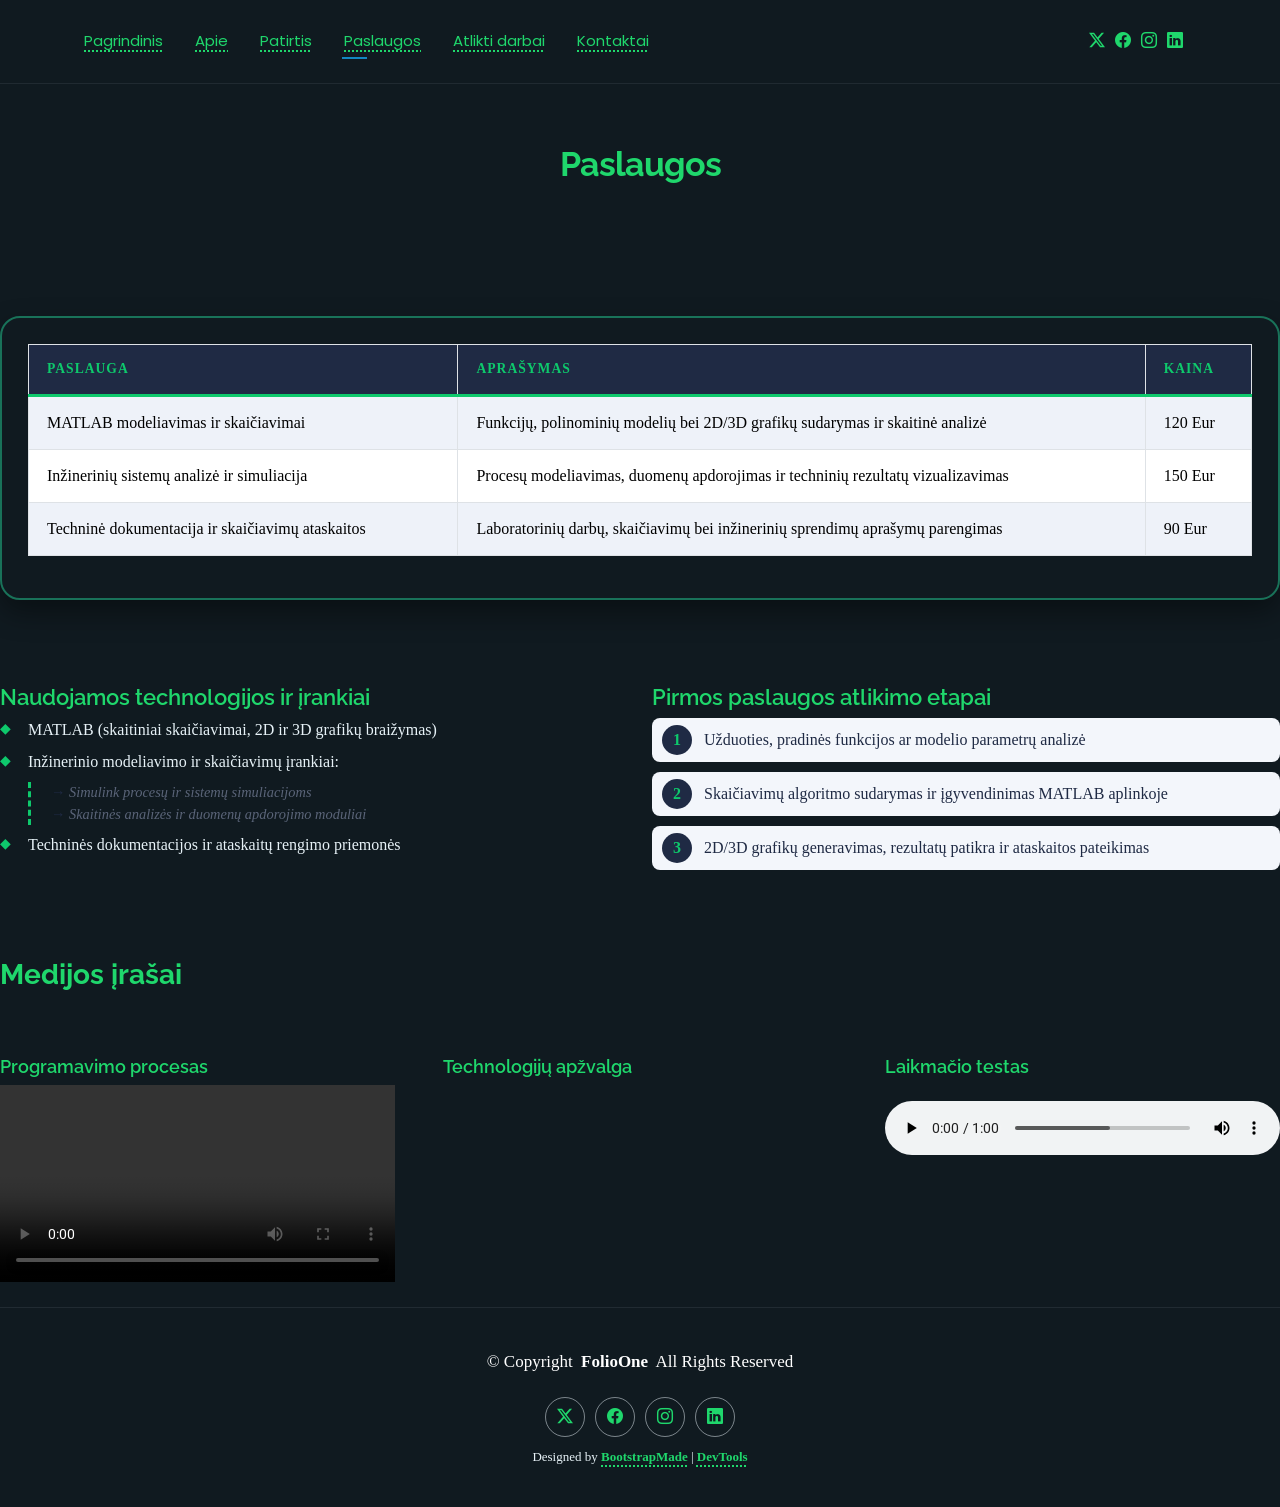
<file: services.html>
<!DOCTYPE html>
<html lang="lt">

<head>
  <meta charset="utf-8">
  <meta content="width=device-width, initial-scale=1.0" name="viewport">
  <title>Services - FolioOne Bootstrap Template</title>
  <meta name="description" content="">
  <meta name="keywords" content="">

  <!-- Favicons -->
  <link href="assets/img/electronics.png" rel="icon">
  <link href="assets/img/apple-touch-icon.png" rel="apple-touch-icon">

  <!-- Fonts -->
  <link href="https://fonts.googleapis.com" rel="preconnect">
  <link href="https://fonts.gstatic.com" rel="preconnect" crossorigin>
  <link href="https://fonts.googleapis.com/css2?family=Roboto:ital,wght@0,100;0,300;0,400;0,500;0,700;0,900;1,100;1,300;1,400;1,500;1,700;1,900&family=Poppins:ital,wght@0,100;0,200;0,300;0,400;0,500;0,600;0,700;0,800;0,900;1,100;1,200;1,300;1,400;1,500;1,600;1,700;1,800;1,900&family=Raleway:ital,wght@0,100;0,200;0,300;0,400;0,500;0,600;0,700;0,800;0,900;1,100;1,200;1,300;1,400;1,500;1,600;1,700;1,800;1,900&display=swap" rel="stylesheet">

  <!-- Vendor CSS Files -->
  <link href="assets/vendor/bootstrap/css/bootstrap.min.css" rel="stylesheet">
  <link href="assets/vendor/bootstrap-icons/bootstrap-icons.css" rel="stylesheet">
  <link href="assets/vendor/aos/aos.css" rel="stylesheet">
  <link href="assets/vendor/swiper/swiper-bundle.min.css" rel="stylesheet">
  <link href="assets/vendor/glightbox/css/glightbox.min.css" rel="stylesheet">

  <!-- Main CSS File -->
  <link href="assets/css/main.css" rel="stylesheet">
  <link href="assets/css/custom.css" rel="stylesheet">

  <!-- =======================================================
  * Template Name: FolioOne
  * Template URL: https://bootstrapmade.com/folioone-bootstrap-portfolio-website-template/
  * Updated: Aug 23 2025 with Bootstrap v5.3.7
  * Author: BootstrapMade.com
  * License: https://bootstrapmade.com/license/
  ======================================================== -->
</head>

<body class="services-page">

  <header id="header" class="header d-flex align-items-center light-background sticky-top">
    <div class="container position-relative d-flex align-items-center justify-content-between">

      <!-- <a href="index.html" class="logo d-flex align-items-center me-auto me-xl-0">
      <img src="assets/img/logo.webp" alt="">
      <h1 class="sitename">FolioOne</h1> 
    </a> -->

      <nav id="navmenu" class="navmenu">
        <ul>
          <li><a href="index.html">Pagrindinis</a></li>
          <li><a href="about.html">Apie</a></li>
          <li><a href="resume.html">Patirtis</a></li>
          <li><a href="services.html" class="active">Paslaugos</a></li>
          <li><a href="portfolio.html">Atlikti darbai</a></li>
          <li><a href="contact.html">Kontaktai</a></li>
        </ul>
        <i class="mobile-nav-toggle d-xl-none bi bi-list"></i>
      </nav>

      <div class="header-social-links">
        <a href="#" class="twitter"><i class="bi bi-twitter-x"></i></a>
        <a href="#" class="facebook"><i class="bi bi-facebook"></i></a>
        <a href="#" class="instagram"><i class="bi bi-instagram"></i></a>
        <a href="#" class="linkedin"><i class="bi bi-linkedin"></i></a>
      </div>

    </div>
  </header>

  <main class="main">


    <!-- Services Section -->
    <section id="services" class="services section">

      <!-- Section Title -->
      <div class="container section-title" data-aos="fade-up">
        <h2>Paslaugos</h2>
      </div><!-- End Section Title -->

      <div class="table-responsive mt-5" data-aos="fade-up">
  <table class="table table-bordered table-striped align-middle">
    <thead>
      <tr>
        <th>Paslauga</th>
        <th>Aprašymas</th>
        <th>Kaina</th>
      </tr>
    </thead>
    <tbody>
      <tr>
        <td>MATLAB modeliavimas ir skaičiavimai</td>
        <td>Funkcijų, polinominių modelių bei 2D/3D grafikų sudarymas ir skaitinė analizė</td>
        <td>120 Eur</td>
      </tr>
      <tr>
        <td>Inžinerinių sistemų analizė ir simuliacija</td>
        <td>Procesų modeliavimas, duomenų apdorojimas ir techninių rezultatų vizualizavimas</td>
        <td>150 Eur</td>
      </tr>
      <tr>
        <td>Techninė dokumentacija ir skaičiavimų ataskaitos</td>
        <td>Laboratorinių darbų, skaičiavimų bei inžinerinių sprendimų aprašymų parengimas</td>
        <td>90 Eur</td>
      </tr>
    </tbody>
  </table>
</div>


    </section><!-- /Services Section -->

  </main>

  <div class="row mt-4" data-aos="fade-up">
  <div class="col-md-6">
    <h4>Naudojamos technologijos ir įrankiai</h4>
    <ul class="tech-list">
      <li>MATLAB (skaitiniai skaičiavimai, 2D ir 3D grafikų braižymas)</li>
      <li>
        Inžinerinio modeliavimo ir skaičiavimų įrankiai:
        <ul>
          <li>Simulink procesų ir sistemų simuliacijoms</li>
          <li>Skaitinės analizės ir duomenų apdorojimo moduliai</li>
        </ul>
      </li>
      <li>Techninės dokumentacijos ir ataskaitų rengimo priemonės</li>
    </ul>
  </div>

  <div class="col-md-6">
    <h4>Pirmos paslaugos atlikimo etapai</h4>
    <ol class="steps-list">
      <li>Užduoties, pradinės funkcijos ar modelio parametrų analizė</li>
      <li>Skaičiavimų algoritmo sudarymas ir įgyvendinimas MATLAB aplinkoje</li>
      <li>2D/3D grafikų generavimas, rezultatų patikra ir ataskaitos pateikimas</li>
    </ol>
  </div>
</div>

  <!-- Medijos sekcija -->
<div class="row g-5 mt-4">
  <h3 class="mb-3">Medijos įrašai</h3>

  <!-- Vietinis vaizdo įrašas -->
  <div class="col-lg-4">
    <h5>Programavimo procesas</h5>
    <video width="100%" controls>
      <source src="assets/img/media/video.mp4" type="video/mp4">
      Jūsų naršyklė nepalaiko vaizdo įrašo atkūrimo.
    </video>
  </div>

  <!-- YouTube įrašas -->
  <div class="col-lg-4">
    <h5>Technologijų apžvalga</h5>
    <div class="ratio ratio-16x9">
      <iframe src="https://www.youtube.com/embed/BoUVIhtqjAw" title="YouTube video player" allowfullscreen></iframe>
    </div>
  </div>

  <!-- Vietinis garso įrašas -->
  <div class="col-lg-4">
    <h5>Laikmačio testas</h5>
    <div class="mt-4">
      <audio controls class="w-100">
        <source src="assets/img/media/audio.mp3" type="audio/mpeg">
        Jūsų naršyklė nepalaiko garso įrašo atkūrimo.
      </audio>
    </div>
  </div>
</div>

  <footer id="footer" class="footer">

    <div class="container">
      <div class="copyright text-center ">
        <p>© <span>Copyright</span> <strong class="px-1 sitename">FolioOne</strong> <span>All Rights Reserved<br></span></p>
      </div>
      <div class="social-links d-flex justify-content-center">
        <a href=""><i class="bi bi-twitter-x"></i></a>
        <a href=""><i class="bi bi-facebook"></i></a>
        <a href=""><i class="bi bi-instagram"></i></a>
        <a href=""><i class="bi bi-linkedin"></i></a>
      </div>
      <div class="credits">
        <!-- All the links in the footer should remain intact. -->
        <!-- You can delete the links only if you've purchased the pro version. -->
        <!-- Licensing information: https://bootstrapmade.com/license/ -->
        <!-- Purchase the pro version with working PHP/AJAX contact form: [buy-url] -->
        Designed by <a href="https://bootstrapmade.com/">BootstrapMade</a> | <a href="https://bootstrapmade.com/tools/">DevTools</a>
      </div>
    </div>

  </footer>

  <!-- Scroll Top -->
  <a href="#" id="scroll-top" class="scroll-top d-flex align-items-center justify-content-center"><i class="bi bi-arrow-up-short"></i></a>

  <!-- Preloader -->
  <div id="preloader"></div>

  <!-- Vendor JS Files -->
  <script src="assets/vendor/bootstrap/js/bootstrap.bundle.min.js"></script>
  <script src="assets/vendor/php-email-form/validate.js"></script>
  <script src="assets/vendor/aos/aos.js"></script>
  <script src="assets/vendor/typed.js/typed.umd.js"></script>
  <script src="assets/vendor/waypoints/noframework.waypoints.js"></script>
  <script src="assets/vendor/purecounter/purecounter_vanilla.js"></script>
  <script src="assets/vendor/swiper/swiper-bundle.min.js"></script>
  <script src="assets/vendor/imagesloaded/imagesloaded.pkgd.min.js"></script>
  <script src="assets/vendor/isotope-layout/isotope.pkgd.min.js"></script>
  <script src="assets/vendor/glightbox/js/glightbox.min.js"></script>

  <!-- Main JS File -->
  <script src="assets/js/main.js"></script>

</body>

</html>
</file>
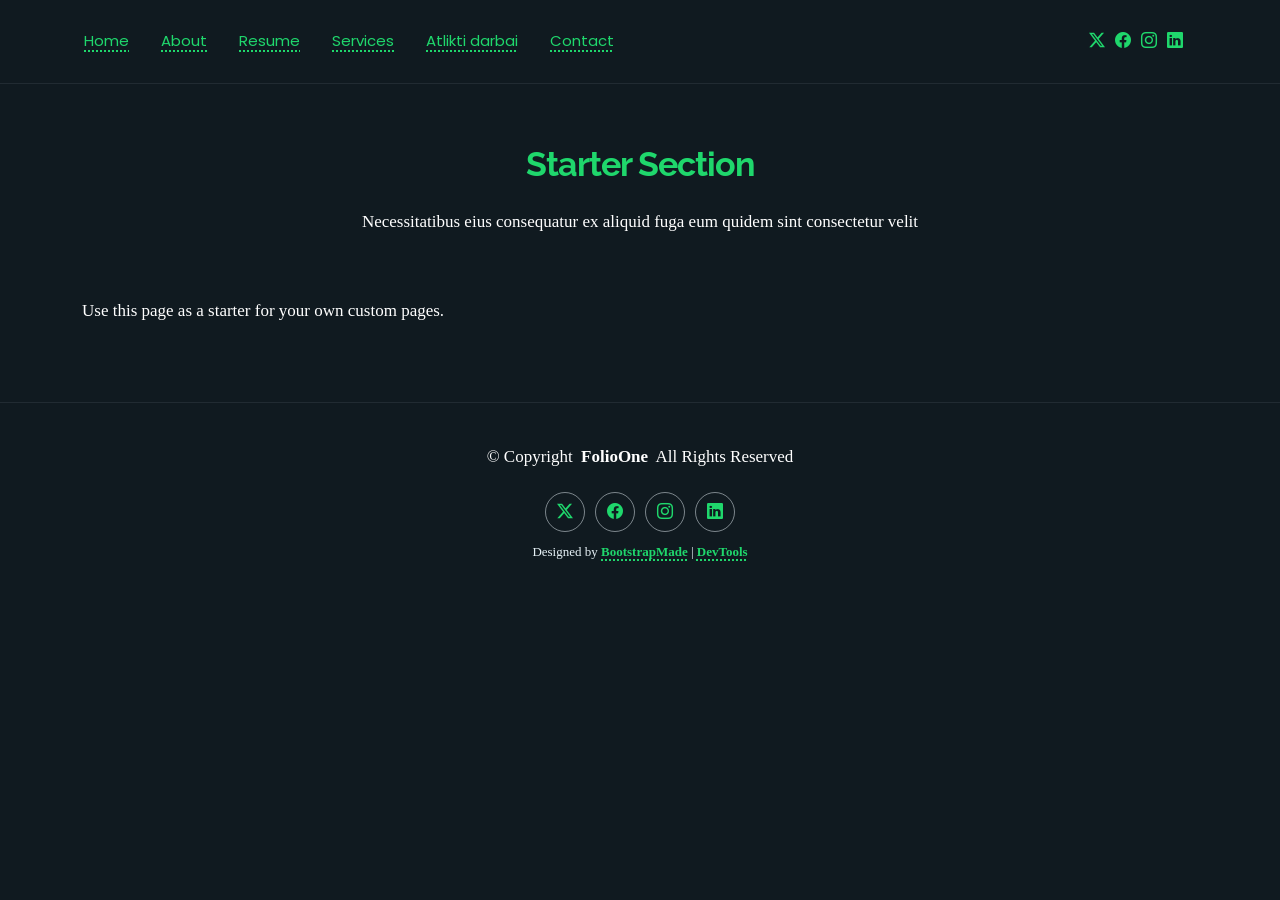
<file: starter-page.html>
<!DOCTYPE html>
<html lang="lt">

<head>
  <meta charset="utf-8">
  <meta content="width=device-width, initial-scale=1.0" name="viewport">
  <title>Starter Page - FolioOne Bootstrap Template</title>
  <meta name="description" content="">
  <meta name="keywords" content="">

  <!-- Favicons -->
  <link href="assets/img/favicon.png" rel="icon">
  <link href="assets/img/apple-touch-icon.png" rel="apple-touch-icon">

  <!-- Fonts -->
  <link href="https://fonts.googleapis.com" rel="preconnect">
  <link href="https://fonts.gstatic.com" rel="preconnect" crossorigin>
  <link href="https://fonts.googleapis.com/css2?family=Roboto:ital,wght@0,100;0,300;0,400;0,500;0,700;0,900;1,100;1,300;1,400;1,500;1,700;1,900&family=Poppins:ital,wght@0,100;0,200;0,300;0,400;0,500;0,600;0,700;0,800;0,900;1,100;1,200;1,300;1,400;1,500;1,600;1,700;1,800;1,900&family=Raleway:ital,wght@0,100;0,200;0,300;0,400;0,500;0,600;0,700;0,800;0,900;1,100;1,200;1,300;1,400;1,500;1,600;1,700;1,800;1,900&display=swap" rel="stylesheet">

  <!-- Vendor CSS Files -->
  <link href="assets/vendor/bootstrap/css/bootstrap.min.css" rel="stylesheet">
  <link href="assets/vendor/bootstrap-icons/bootstrap-icons.css" rel="stylesheet">
  <link href="assets/vendor/aos/aos.css" rel="stylesheet">
  <link href="assets/vendor/swiper/swiper-bundle.min.css" rel="stylesheet">
  <link href="assets/vendor/glightbox/css/glightbox.min.css" rel="stylesheet">

  <!-- Main CSS File -->
  <link href="assets/css/main.css" rel="stylesheet">
  <link href="assets/css/custom.css" rel="stylesheet">

  <!-- =======================================================
  * Template Name: FolioOne
  * Template URL: https://bootstrapmade.com/folioone-bootstrap-portfolio-website-template/
  * Updated: Aug 23 2025 with Bootstrap v5.3.7
  * Author: BootstrapMade.com
  * License: https://bootstrapmade.com/license/
  ======================================================== -->
</head>

<body class="starter-page-page">

  <header id="header" class="header d-flex align-items-center light-background sticky-top">
    <div class="container position-relative d-flex align-items-center justify-content-between">

      <!-- <a href="index.html" class="logo d-flex align-items-center me-auto me-xl-0">
      <img src="assets/img/logo.webp" alt="">
      <h1 class="sitename">FolioOne</h1> 
    </a> -->

      <nav id="navmenu" class="navmenu">
        <ul>
          <li><a href="index.html">Home</a></li>
          <li><a href="about.html">About</a></li>
          <li><a href="resume.html">Resume</a></li>
          <li><a href="services.html">Services</a></li>
          <li><a href="portfolio.html">Atlikti darbai</a></li>
          <li><a href="contact.html">Contact</a></li>
        </ul>
        <i class="mobile-nav-toggle d-xl-none bi bi-list"></i>
      </nav>

      <div class="header-social-links">
        <a href="#" class="twitter"><i class="bi bi-twitter-x"></i></a>
        <a href="#" class="facebook"><i class="bi bi-facebook"></i></a>
        <a href="#" class="instagram"><i class="bi bi-instagram"></i></a>
        <a href="#" class="linkedin"><i class="bi bi-linkedin"></i></a>
      </div>

    </div>
  </header>

  <main class="main">

    <!-- Starter Section Section -->
    <section id="starter-section" class="starter-section section">

      <!-- Section Title -->
      <div class="container section-title" data-aos="fade-up">
        <h2>Starter Section</h2>
        <p>Necessitatibus eius consequatur ex aliquid fuga eum quidem sint consectetur velit</p>
      </div><!-- End Section Title -->

      <div class="container" data-aos="fade-up">
        <p>Use this page as a starter for your own custom pages.</p>
      </div>

    </section><!-- /Starter Section Section -->

  </main>

  <footer id="footer" class="footer">

    <div class="container">
      <div class="copyright text-center ">
        <p>© <span>Copyright</span> <strong class="px-1 sitename">FolioOne</strong> <span>All Rights Reserved<br></span></p>
      </div>
      <div class="social-links d-flex justify-content-center">
        <a href=""><i class="bi bi-twitter-x"></i></a>
        <a href=""><i class="bi bi-facebook"></i></a>
        <a href=""><i class="bi bi-instagram"></i></a>
        <a href=""><i class="bi bi-linkedin"></i></a>
      </div>
      <div class="credits">
        <!-- All the links in the footer should remain intact. -->
        <!-- You can delete the links only if you've purchased the pro version. -->
        <!-- Licensing information: https://bootstrapmade.com/license/ -->
        <!-- Purchase the pro version with working PHP/AJAX contact form: [buy-url] -->
        Designed by <a href="https://bootstrapmade.com/">BootstrapMade</a> | <a href="https://bootstrapmade.com/tools/">DevTools</a>
      </div>
    </div>

  </footer>

  <!-- Scroll Top -->
  <a href="#" id="scroll-top" class="scroll-top d-flex align-items-center justify-content-center"><i class="bi bi-arrow-up-short"></i></a>

  <!-- Preloader -->
  <div id="preloader"></div>

  <!-- Vendor JS Files -->
  <script src="assets/vendor/bootstrap/js/bootstrap.bundle.min.js"></script>
  <script src="assets/vendor/php-email-form/validate.js"></script>
  <script src="assets/vendor/aos/aos.js"></script>
  <script src="assets/vendor/typed.js/typed.umd.js"></script>
  <script src="assets/vendor/waypoints/noframework.waypoints.js"></script>
  <script src="assets/vendor/purecounter/purecounter_vanilla.js"></script>
  <script src="assets/vendor/swiper/swiper-bundle.min.js"></script>
  <script src="assets/vendor/imagesloaded/imagesloaded.pkgd.min.js"></script>
  <script src="assets/vendor/isotope-layout/isotope.pkgd.min.js"></script>
  <script src="assets/vendor/glightbox/js/glightbox.min.js"></script>

  <!-- Main JS File -->
  <script src="assets/js/main.js"></script>

</body>

</html>
</file>
<file: assets/css/custom.css>
body {
  font-family: "Times New Roman", serif;
}

.hero .hero-content h1,
.hero .hero-content h1 .highlight,
.hero .hero-content h1::after,
.hero .hero-content h1::before,
.hero .hero-content h1 .highlight::after,
.hero .hero-content h1 .highlight::before {
  border-bottom: none !important;
  text-decoration: none !important;
  background-image: none !important;
  box-shadow: none !important;
}

.hero .hero-content h1,
.hero .hero-content h1 .highlight {
  font-size: 46px !important;
  font-weight: 800 !important;
  color: #1fd76c !important;
 
}

h2, .h2,
.main h2, .section h2, .section-title h2, .headline,
.about .section-title h2, .about .intro-content h2, .about .intro-content h2.headline,
.skills .section-title h2 {
  font-size: 34px !important;
  font-weight: 700 !important;
  color: #1fd76c !important;
}


h3, .h3,
.main h3, .section h3, .skill-box h3,
.skills .skill-box h3 {
  font-size: 28px !important;
  font-weight: 700 !important;
  color: #1fd76c !important;
}

h4, .h4,
.main h4, .section h4, .info-item h4, .info-item .content h4,
.contact .info-item h4, .contact .info-item .content h4,
#contact .info-item h4, #contact .info-item .content h4 {
  font-size: 22px;
  font-weight: 600;
  color: #1fd76c !important;
}

h5, .h5,
.main h5, .section h5 {
  font-size: 18px;
  font-weight: 600;
  color: #1fd76c !important;
}

h6, .h6,
.main h6, .section h6 {
  font-size: 15px;
  font-weight: 600;
  color: #1fd76c !important;
}

p, p.lead,
.main p, .section p, .info-box p, .contact-form p,
.resume .resume-item p, .resume .resume-item li {
  font-size: 17px;
  line-height: 1.7;
  color: #ffffff !important;
}

.btn,
.btn-primary,
.hero .btn-primary,
.contact-form button[type="submit"] {
  background-color:#1fd76c !important;
  color: #000000 !important;
  border: 2px solid #1fd76c !important;
  border-radius: 12px !important;
  padding: 12px 26px !important;
  font-weight: 700 !important;
  letter-spacing: 0.5px;
  transition: all 0.25s ease;
}

.btn:hover,
.btn-primary:hover,
.hero .btn-primary:hover,
.contact-form button[type="submit"]:hover {
  background-color: #1fd76c !important;
  border-color: #1fd76c !important;
  color: #1fd76c !important;
  transform: translateY(-2px);
  box-shadow: 0 6px 18px #1fd76c;
}

.btn:active,
.btn-primary:active,
.hero .btn-primary:active,
.contact-form button[type="submit"]:active {
  background-color: #1fd76c !important;
  border-color: #1fd76c !important;
  transform: translateY(1px);
  box-shadow: none;
}

.btn-outline,
.btn-ghost,
.hero .btn-outline,
.about .btn-ghost {
  background-color: transparent !important;
  color: #1fd76c !important;
  border: 2px solid #1fd76c !important;
  border-radius: 12px !important;
  padding: 12px 26px !important;
  font-weight: 700 !important;
  transition: all 0.25s ease;
}

.btn-outline:hover,
.btn-ghost:hover,
.hero .btn-outline:hover,
.about .btn-ghost:hover {
  background-color: #1fd76c !important;
  color: #1fd76c !important;
  transform: translateY(-2px);
}

.btn-outline:active,
.btn-ghost:active,
.hero .btn-outline:active,
.about .btn-ghost:active {
  background-color: #1fd76c !important;
  border-color: #1fd76c !important;
  transform: translateY(1px);
}

.portfolio .portfolio-filters li,
.portfolio-filters li {
  background-color: #1fd76c !important;
  color: #101a20 !important;
  border: 2px solid #1fd76c !important;
  border-radius: 14px !important;
  padding: 10px 24px !important;
  font-weight: 700 !important;
  transition: all 0.25s ease;
}

.portfolio .portfolio-filters li:hover,
.portfolio-filters li:hover,
.portfolio .portfolio-filters li.filter-active,
.portfolio-filters li.filter-active {
  background-color: #1fd76c !important;
  border-color: #1fd76c !important;
  color: #101a20 !important;
  transform: translateY(-2px);
  box-shadow: 0 8px 20px rgba(77, 208, 225, 0.35);
}

.portfolio .portfolio-filters li:active,
.portfolio-filters li:active {
  background-color: #1fd76c !important;
  border-color: #1fd76c !important;
  color: #101a20 !important;
  transform: translateY(1px);
  box-shadow: none;
}

a,
.main a:not(.btn):not(.btn-primary):not(.btn-outline):not(.btn-ghost),
.link-underline,
.footer .credits a {
  color: #1fd76c !important;
  text-decoration: underline dotted 2px !important;
  text-underline-offset: 4px;
  font-weight: 600;
  transition: color 0.2s ease;
}

a:hover,
.main a:not(.btn):not(.btn-primary):not(.btn-outline):not(.btn-ghost):hover,
.link-underline:hover,
.footer .credits a:hover {
  color: #1fd76c !important;
  text-decoration: underline solid 2px !important;
}

a:active,
.main a:not(.btn):not(.btn-primary):not(.btn-outline):not(.btn-ghost):active,
.link-underline:active {
  color: #1fd76c !important;
}

.about .intro-content {
  padding: 30px !important;
  margin-bottom: 24px !important;
  border: 2px solid rgba(37, 221, 157, 0.5) !important;
  border-radius: 22px !important;
  box-shadow: 0 14px 32px rgba(77, 208, 225, 0.16) !important;
}

.about .profile-photo {
  border: 2px solid rgba(37, 221, 157, 0.5) !important;
  border-radius: 22px !important;
  box-shadow: 0 14px 32px  rgba(37, 221, 157, 0.5) !important;
}

.skills .skill-box {
  padding: 28px 22px !important;
  margin-bottom: 16px !important;
  border: 2px solid rgba(37, 221, 157, 0.45) !important;
  border-radius: 20px !important;
  box-shadow: 0 12px 26px rgba(0, 0, 0, 0.4) !important;
}

.resume .resume-item {
  padding: 28px !important;
  margin-bottom: 32px !important;
  border: 2px solid rgba(37, 221, 157, 0.5) !important;
  border-radius: 22px !important;
  box-shadow: 0 14px 32px rgba(37, 221, 157, 0.16) !important;
}

.resume .education-item,
.resume .experience-item {
  padding-bottom: 20px !important;
  margin-bottom: 20px !important;
}

.portfolio .portfolio-card,
.portfolio .portfolio-item .portfolio-card {
  padding: 10px !important;
  margin-bottom: 12px !important;
  border: 2px solid rgba(37, 221, 157, 0.5) !important;
  border-radius: 22px !important;
  overflow: hidden;
  box-shadow: 0 14px 32px rgba(37, 221, 157, 0.16) !important;
}

.portfolio .portfolio-info {
  padding: 22px !important;
}

.services .table-responsive,
.contact .info-box,
.contact .contact-form,
#contact .info-box,
#contact .contact-form {
  padding: 26px !important;
  border: 2px solid rgba(37, 221, 157, 0.45) !important;
  border-radius: 20px !important;
  box-shadow: 0 12px 28px rgba(0, 0, 0, 0.4) !important;
}

.progress {
  height: 18px;                       
  background-color: #1f2a44;        
  border-radius: 4px;                 
  border: 2px solid #06b137;        
  box-shadow: 0 4px 10px rgba(0, 0, 0, 0.25); 
}

.progress .progress-bar {
  background: repeating-linear-gradient(
    45deg, #06b137, #6fc989 10px, #bfe6ca 10px, #06b137 20px
  );                                 
  border-radius: 0;
}


#scroll-top.scroll-top {
  background-color: #1f2a44;        
  border: 2px solid #06b137;         
  border-radius: 8px;                 
  width: 52px;                      
  height: 52px;
  box-shadow: 0 6px 16px rgba(6, 177, 55, 0.45); 
}

#scroll-top.scroll-top i {
  color: #06b137;                     
  font-size: 32px;
}

#scroll-top.scroll-top:hover {
  background-color: #06b137;
}
#scroll-top.scroll-top:hover i {
  color: #1f2a44;
}

.steps-list {
  list-style: none;
  counter-reset: step;
  padding-left: 0;
}
.steps-list li {
  counter-increment: step;
  position: relative;
  padding: 10px 12px 10px 52px;
  margin-bottom: 10px;
  background: #f3f6fb;
  border-radius: 8px;
}
.steps-list li::before {
  content: counter(step);
  position: absolute;
  left: 10px;
  top: 50%;
  transform: translateY(-50%);
  width: 30px;
  height: 30px;
  line-height: 30px;
  text-align: center;
  border-radius: 50%;
  background: #1f2a44;
  color: #0ec96c;
  font-weight: 700;
}

.tech-list {
  list-style: none;
  padding-left: 0;
}
.tech-list > li {
  position: relative;
  padding-left: 28px;
  margin-bottom: 8px;
}
.tech-list > li::before {
  content: "\25C6";            /* ромб */
  position: absolute;
  left: 0;
  color: #0ec96c;
  font-size: 14px;
}

.tech-list ul {
  list-style: none;
  margin-top: 8px;
  padding-left: 20px;
  border-left: 3px dashed #0ec96c;
}
.tech-list ul li {
  font-size: 0.9em;
  font-style: italic;
  color: #5a6478;
  padding-left: 18px;
  position: relative;
}
.tech-list ul li::before {
  content: "\2192";            
  position: absolute;
  left: 0;
  color: #1f2a44;
  font-style: normal;
}

.services-page .table thead th {
  background-color: #1f2a44;
  color: #0ec96c;
  text-transform: uppercase;
  letter-spacing: 1px;
  font-size: 0.85rem;
  border-bottom: 3px solid #0ec96c;
}

.services-page .table.table-striped > tbody > tr:nth-of-type(odd) > * {
  --bs-table-bg-type: #eef2f9;
}
.services-page .table.table-striped > tbody > tr:nth-of-type(even) > * {
  --bs-table-bg-type: #ffffff;
}
.services-page .table tbody tr {
  transition: background-color 0.2s;
}
.services-page .table tbody tr:hover > * {
  --bs-table-bg-type: #d7e4db;
}

.services-page .table th,
.services-page .table td {
  padding: 14px 18px;
  vertical-align: middle;
}

.steps-list li {
  color: #1f2a44;
}
</file>
<file: assets/css/main.css>
/**
* Template Name: FolioOne
* Template URL: https://bootstrapmade.com/folioone-bootstrap-portfolio-website-template/
* Updated: Aug 23 2025 with Bootstrap v5.3.7
* Author: BootstrapMade.com
* License: https://bootstrapmade.com/license/
*/

/*--------------------------------------------------------------
# Font & Color Variables
# Help: https://bootstrapmade.com/color-system/
--------------------------------------------------------------*/
/* Fonts */
:root {
  --default-font: "Roboto",  system-ui, -apple-system, "Segoe UI", Roboto, "Helvetica Neue", Arial, "Noto Sans", "Liberation Sans", sans-serif, "Apple Color Emoji", "Segoe UI Emoji", "Segoe UI Symbol", "Noto Color Emoji";
  --heading-font: "Raleway",  sans-serif;
  --nav-font: "Poppins",  sans-serif;
}

/* Global Colors - The following color variables are used throughout the website. Updating them here will change the color scheme of the entire website */
:root { 
  --background-color: #101a20; /* Background color for the entire website, including individual sections */
  --default-color: #e7f2f7; /* Default color used for the majority of the text content across the entire website */
  --heading-color: #ffffff; /* Color for headings, subheadings and title throughout the website */
  --accent-color: #1387c1; /* Accent color that represents your brand on the website. It's used for buttons, links, and other elements that need to stand out */
  --surface-color: #141f26; /* The surface color is used as a background of boxed elements within sections, such as cards, icon boxes, or other elements that require a visual separation from the global background. */
  --contrast-color: #ffffff; /* Contrast color for text, ensuring readability against backgrounds of accent, heading, or default colors. */
}

/* Nav Menu Colors - The following color variables are used specifically for the navigation menu. They are separate from the global colors to allow for more customization options */
:root {
  --nav-color: #ffffff;  /* The default color of the main navmenu links */
  --nav-hover-color: #1387c1; /* Applied to main navmenu links when they are hovered over or active */
  --nav-mobile-background-color: #213642; /* Used as the background color for mobile navigation menu */
  --nav-dropdown-background-color: #051117; /* Used as the background color for dropdown items that appear when hovering over primary navigation items */
  --nav-dropdown-color: #e7f2f7; /* Used for navigation links of the dropdown items in the navigation menu. */
  --nav-dropdown-hover-color: #1387c1; /* Similar to --nav-hover-color, this color is applied to dropdown navigation links when they are hovered over. */
}

/* Color Presets - These classes override global colors when applied to any section or element, providing reuse of the sam color scheme. */

.light-background {
  --background-color: #142027;
  --surface-color: #325264;
}

.dark-background {
  --background-color: #0b1419;
  --default-color: #ffffff;
  --heading-color: #ffffff;
  --surface-color: #252525;
  --contrast-color: #ffffff;
}

/* Smooth scroll */
:root {
  scroll-behavior: smooth;
}

/*--------------------------------------------------------------
# General Styling & Shared Classes
--------------------------------------------------------------*/
body {
  color: var(--default-color);
  background-color: var(--background-color);
  font-family: var(--default-font);
}

a {
  color: var(--accent-color);
  text-decoration: none;
  transition: 0.3s;
}

a:hover {
  color: color-mix(in srgb, var(--accent-color), transparent 25%);
  text-decoration: none;
}

h1,
h2,
h3,
h4,
h5,
h6 {
  color: var(--heading-color);
  font-family: var(--heading-font);
}

/* PHP Email Form Messages
------------------------------*/
.php-email-form .error-message {
  display: none;
  background: #df1529;
  color: #ffffff;
  text-align: left;
  padding: 15px;
  margin-bottom: 24px;
  font-weight: 600;
}

.php-email-form .sent-message {
  display: none;
  color: #ffffff;
  background: #059652;
  text-align: center;
  padding: 15px;
  margin-bottom: 24px;
  font-weight: 600;
}

.php-email-form .loading {
  display: none;
  background: var(--surface-color);
  text-align: center;
  padding: 15px;
  margin-bottom: 24px;
}

.php-email-form .loading:before {
  content: "";
  display: inline-block;
  border-radius: 50%;
  width: 24px;
  height: 24px;
  margin: 0 10px -6px 0;
  border: 3px solid var(--accent-color);
  border-top-color: var(--surface-color);
  animation: php-email-form-loading 1s linear infinite;
}

@keyframes php-email-form-loading {
  0% {
    transform: rotate(0deg);
  }

  100% {
    transform: rotate(360deg);
  }
}

/*--------------------------------------------------------------
# Global Header
--------------------------------------------------------------*/
.header {
  --background-color: rgba(255, 255, 255, 0);
  color: var(--default-color);
  background-color: var(--background-color);
  padding: 15px 0;
  transition: all 0.5s;
  z-index: 997;
  border-bottom: 1px solid color-mix(in srgb, var(--default-color), transparent 92%);
}

.header .logo {
  line-height: 1;
}

.header .logo img {
  max-height: 36px;
  margin-right: 8px;
}

.header .logo h1 {
  font-size: 32px;
  margin: 0;
  font-weight: 400;
  color: var(--heading-color);
}

.header .header-social-links {
  padding-right: 15px;
}

.header .header-social-links a {
  color: color-mix(in srgb, var(--default-color), transparent 40%);
  padding-left: 6px;
  display: inline-block;
  transition: 0.3s;
  font-size: 16px;
}

.header .header-social-links a:hover {
  color: var(--default-color);
}

.header .header-social-links a i {
  line-height: 0px;
}

@media (max-width: 1200px) {
  .header .logo {
    order: 1;
  }

  .header .header-social-links {
    order: 2;
  }

  .header .navmenu {
    order: 3;
  }
}

/* Global Header on Scroll
------------------------------*/
.scrolled .header {
  --background-color: rgba(16, 26, 32, 0.9);
}

/*--------------------------------------------------------------
# Navigation Menu
--------------------------------------------------------------*/
/* Desktop Navigation */
@media (min-width: 1200px) {
  .navmenu {
    padding: 0;
  }

  .navmenu ul {
    margin: 0;
    padding: 0;
    display: flex;
    list-style: none;
    align-items: center;
  }

  .navmenu li {
    position: relative;
  }

  .navmenu>ul>li {
    white-space: nowrap;
    padding: 15px 28px 15px 0;
  }

  .navmenu>ul>li:last-child {
    padding-right: 0;
  }

  .navmenu a,
  .navmenu a:focus {
    color: var(--nav-color);
    font-size: 15px;
    padding: 0 2px;
    font-family: var(--nav-font);
    font-weight: 400;
    display: flex;
    align-items: center;
    justify-content: space-between;
    white-space: nowrap;
    transition: 0.3s;
    position: relative;
  }

  .navmenu a i,
  .navmenu a:focus i {
    font-size: 12px;
    line-height: 0;
    margin-left: 5px;
    transition: 0.3s;
  }

  .navmenu>ul>li>a:before {
    content: "";
    position: absolute;
    height: 2px;
    bottom: -6px;
    left: 0;
    background-color: var(--nav-hover-color);
    visibility: hidden;
    width: 0px;
    transition: all 0.3s ease-in-out 0s;
  }

  .navmenu a:hover:before,
  .navmenu li:hover>a:before,
  .navmenu .active:before {
    visibility: visible;
    width: 25px;
  }

  .navmenu li:hover>a,
  .navmenu .active,
  .navmenu .active:focus {
    color: var(--nav-hover-color);
  }

  .navmenu .dropdown ul {
    margin: 0;
    padding: 10px 0;
    background: var(--nav-dropdown-background-color);
    display: block;
    position: absolute;
    visibility: hidden;
    left: -5px;
    top: 130%;
    opacity: 0;
    transition: 0.3s;
    border-radius: 4px;
    z-index: 99;
    box-shadow: 0px 0px 30px rgba(0, 0, 0, 0.1);
  }

  .navmenu .dropdown ul li {
    min-width: 200px;
  }

  .navmenu .dropdown ul a {
    padding: 10px 20px;
    font-size: 15px;
    text-transform: none;
    color: var(--nav-dropdown-color);
  }

  .navmenu .dropdown ul a i {
    font-size: 12px;
  }

  .navmenu .dropdown ul a:hover,
  .navmenu .dropdown ul .active:hover,
  .navmenu .dropdown ul li:hover>a {
    color: var(--nav-dropdown-hover-color);
  }

  .navmenu .dropdown:hover>ul {
    opacity: 1;
    top: 100%;
    visibility: visible;
  }

  .navmenu .dropdown .dropdown ul {
    top: 0;
    left: -90%;
    visibility: hidden;
  }

  .navmenu .dropdown .dropdown:hover>ul {
    opacity: 1;
    top: 0;
    left: -100%;
    visibility: visible;
  }
}

/* Mobile Navigation */
@media (max-width: 1199px) {
  .mobile-nav-toggle {
    color: var(--nav-color);
    font-size: 28px;
    line-height: 0;
    margin-right: 10px;
    cursor: pointer;
    transition: color 0.3s;
  }

  .navmenu {
    padding: 0;
    z-index: 9997;
  }

  .navmenu ul {
    display: none;
    list-style: none;
    position: absolute;
    inset: 60px 20px 20px 20px;
    padding: 10px 0;
    margin: 0;
    border-radius: 6px;
    background-color: var(--nav-mobile-background-color);
    border: 1px solid color-mix(in srgb, var(--default-color), transparent 90%);
    box-shadow: none;
    overflow-y: auto;
    transition: 0.3s;
    z-index: 9998;
  }

  .navmenu a,
  .navmenu a:focus {
    color: var(--nav-dropdown-color);
    padding: 10px 20px;
    font-family: var(--nav-font);
    font-size: 17px;
    font-weight: 500;
    display: flex;
    align-items: center;
    justify-content: space-between;
    white-space: nowrap;
    transition: 0.3s;
  }

  .navmenu a i,
  .navmenu a:focus i {
    font-size: 12px;
    line-height: 0;
    margin-left: 5px;
    width: 30px;
    height: 30px;
    display: flex;
    align-items: center;
    justify-content: center;
    border-radius: 50%;
    transition: 0.3s;
    background-color: color-mix(in srgb, var(--accent-color), transparent 90%);
  }

  .navmenu a i:hover,
  .navmenu a:focus i:hover {
    background-color: var(--accent-color);
    color: var(--contrast-color);
  }

  .navmenu a:hover,
  .navmenu .active,
  .navmenu .active:focus {
    color: var(--nav-dropdown-hover-color);
  }

  .navmenu .active i,
  .navmenu .active:focus i {
    background-color: var(--accent-color);
    color: var(--contrast-color);
    transform: rotate(180deg);
  }

  .navmenu .dropdown ul {
    position: static;
    display: none;
    z-index: 99;
    padding: 10px 0;
    margin: 10px 20px;
    background-color: var(--nav-dropdown-background-color);
    transition: all 0.5s ease-in-out;
  }

  .navmenu .dropdown ul ul {
    background-color: rgba(33, 37, 41, 0.1);
  }

  .navmenu .dropdown>.dropdown-active {
    display: block;
    background-color: rgba(33, 37, 41, 0.03);
  }

  .mobile-nav-active {
    overflow: hidden;
  }

  .mobile-nav-active .mobile-nav-toggle {
    color: #fff;
    position: absolute;
    font-size: 32px;
    top: 15px;
    right: 15px;
    margin-right: 0;
    z-index: 9999;
  }

  .mobile-nav-active .navmenu {
    position: fixed;
    overflow: hidden;
    inset: 0;
    background: rgba(33, 37, 41, 0.8);
    transition: 0.3s;
  }

  .mobile-nav-active .navmenu>ul {
    display: block;
  }
}

/*--------------------------------------------------------------
# Global Footer
--------------------------------------------------------------*/
.footer {
  color: var(--default-color);
  background-color: var(--background-color);
  font-size: 14px;
  padding: 40px 0;
  position: relative;
  border-top: 1px solid color-mix(in srgb, var(--default-color), transparent 92%);
}

.footer .copyright p {
  margin-bottom: 0;
}

.footer .social-links {
  margin-top: 20px;
}

.footer .social-links a {
  display: flex;
  align-items: center;
  justify-content: center;
  width: 40px;
  height: 40px;
  border-radius: 50%;
  border: 1px solid color-mix(in srgb, var(--default-color), transparent 50%);
  font-size: 16px;
  color: color-mix(in srgb, var(--default-color), transparent 50%);
  margin: 0 5px;
  transition: 0.3s;
}

.footer .social-links a:hover {
  color: var(--accent-color);
  border-color: var(--accent-color);
}

.footer .credits {
  margin-top: 10px;
  font-size: 13px;
  text-align: center;
}

/*--------------------------------------------------------------
# Preloader
--------------------------------------------------------------*/
#preloader {
  position: fixed;
  inset: 0;
  z-index: 9999;
  overflow: hidden;
  background-color: var(--background-color);
  transition: all 0.6s ease-out;
  width: 100%;
  height: 100vh;
}

#preloader:before,
#preloader:after {
  content: "";
  position: absolute;
  border: 4px solid var(--accent-color);
  border-radius: 50%;
  animation: animate-preloader 2s cubic-bezier(0, 0.2, 0.8, 1) infinite;
}

#preloader:after {
  animation-delay: -0.5s;
}

@keyframes animate-preloader {
  0% {
    width: 10px;
    height: 10px;
    top: calc(50% - 5px);
    left: calc(50% - 5px);
    opacity: 1;
  }

  100% {
    width: 72px;
    height: 72px;
    top: calc(50% - 36px);
    left: calc(50% - 36px);
    opacity: 0;
  }
}

/*--------------------------------------------------------------
# Scroll Top Button
--------------------------------------------------------------*/
.scroll-top {
  position: fixed;
  visibility: hidden;
  opacity: 0;
  right: 15px;
  bottom: -15px;
  z-index: 99999;
  background-color: var(--accent-color);
  width: 44px;
  height: 44px;
  border-radius: 50px;
  transition: all 0.4s;
}

.scroll-top i {
  font-size: 24px;
  color: var(--contrast-color);
  line-height: 0;
}

.scroll-top:hover {
  background-color: color-mix(in srgb, var(--accent-color), transparent 20%);
  color: var(--contrast-color);
}

.scroll-top.active {
  visibility: visible;
  opacity: 1;
  bottom: 15px;
}

/*--------------------------------------------------------------
# Disable aos animation delay on mobile devices
--------------------------------------------------------------*/
@media screen and (max-width: 768px) {
  [data-aos-delay] {
    transition-delay: 0 !important;
  }
}

/*--------------------------------------------------------------
# Global Page Titles & Breadcrumbs
--------------------------------------------------------------*/
.page-title {
  color: var(--default-color);
  background-color: var(--background-color);
  position: relative;
}

.page-title .heading {
  padding: 80px 0;
  border-top: 1px solid color-mix(in srgb, var(--default-color), transparent 90%);
}

.page-title .heading h1 {
  font-size: 38px;
  font-weight: 700;
}

.page-title nav {
  background-color: color-mix(in srgb, var(--default-color), transparent 96%);
  padding: 20px 0;
}

.page-title nav ol {
  display: flex;
  flex-wrap: wrap;
  list-style: none;
  padding: 0;
  margin: 0;
  font-size: 16px;
  font-weight: 400;
}

.page-title nav ol li+li {
  padding-left: 10px;
}

.page-title nav ol li+li::before {
  content: "/";
  display: inline-block;
  padding-right: 10px;
  color: color-mix(in srgb, var(--default-color), transparent 70%);
}

/*--------------------------------------------------------------
# Global Sections
--------------------------------------------------------------*/
section,
.section {
  color: var(--default-color);
  background-color: var(--background-color);
  padding: 60px 0;
  scroll-margin-top: 100px;
  overflow: clip;
}

@media (max-width: 1199px) {

  section,
  .section {
    scroll-margin-top: 66px;
  }
}

/*--------------------------------------------------------------
# Global Section Titles
--------------------------------------------------------------*/
.section-title {
  text-align: center;
  padding-bottom: 60px;
  position: relative;
}

.section-title h2 {
  font-size: 3.5rem;
  font-weight: 400;
  line-height: 1.2;
  color: var(--heading-color);
  margin-bottom: 1.5rem;
  letter-spacing: -1px;
}

@media (max-width: 768px) {
  .section-title h2 {
    font-size: 2.5rem;
  }
}

.section-title p {
  font-size: 1.125rem;
  line-height: 1.8;
  color: color-mix(in srgb, var(--default-color), transparent 25%);
  max-width: 900px;
  margin: 0 auto;
  text-wrap: balance;
}

/*--------------------------------------------------------------
# Hero Section
--------------------------------------------------------------*/
.hero {
  padding: 80px 0;
  min-height: 100vh;
  display: flex;
  align-items: center;
}

.hero .hero-content h1 {
  font-size: 3.5rem;
  font-weight: 700;
  margin-bottom: 1rem;
  line-height: 1.2;
}

.hero .hero-content h1 .highlight {
  color: var(--accent-color);
  position: relative;
}

.hero .hero-content h1 .highlight::after {
  content: "";
  position: absolute;
  bottom: 0;
  left: 0;
  width: 100%;
  height: 3px;
  background: linear-gradient(90deg, var(--accent-color), color-mix(in srgb, var(--accent-color), transparent 50%));
  border-radius: 2px;
}

@media (max-width: 768px) {
  .hero .hero-content h1 {
    font-size: 2.5rem;
  }
}

.hero .hero-content h2 {
  font-size: 1.5rem;
  font-weight: 400;
  margin-bottom: 2rem;
  color: color-mix(in srgb, var(--default-color), transparent 20%);
}

.hero .hero-content h2 .typed {
  color: var(--accent-color);
  font-weight: 600;
}

@media (max-width: 768px) {
  .hero .hero-content h2 {
    font-size: 1.25rem;
  }
}

.hero .hero-content p {
  font-size: 1.1rem;
  line-height: 1.6;
  margin-bottom: 2.5rem;
  color: color-mix(in srgb, var(--default-color), transparent 30%);
}

.hero .hero-actions {
  display: flex;
  gap: 1rem;
  margin-bottom: 3rem;
}

.hero .hero-actions .btn {
  padding: 12px 30px;
  border-radius: 50px;
  font-weight: 600;
  text-decoration: none;
  transition: all 0.3s ease;
  border: 2px solid;
}

.hero .hero-actions .btn.btn-primary {
  background: var(--accent-color);
  color: var(--contrast-color);
  border-color: var(--accent-color);
}

.hero .hero-actions .btn.btn-primary:hover {
  background: color-mix(in srgb, var(--accent-color), black 15%);
  border-color: color-mix(in srgb, var(--accent-color), black 15%);
  transform: translateY(-2px);
}

.hero .hero-actions .btn.btn-outline {
  background: transparent;
  color: var(--accent-color);
  border-color: var(--accent-color);
}

.hero .hero-actions .btn.btn-outline:hover {
  transform: translateY(-2px);
}

@media (max-width: 576px) {
  .hero .hero-actions {
    flex-direction: column;
  }

  .hero .hero-actions .btn {
    text-align: center;
  }
}

.hero .social-links {
  display: flex;
  gap: 1rem;
}

.hero .social-links a {
  width: 45px;
  height: 45px;
  background: var(--surface-color);
  border-radius: 50%;
  display: flex;
  align-items: center;
  justify-content: center;
  color: var(--default-color);
  font-size: 1.2rem;
  transition: all 0.3s ease;
}

.hero .social-links a:hover {
  background: var(--accent-color);
  color: var(--contrast-color);
  transform: translateY(-3px);
  box-shadow: 0 8px 25px color-mix(in srgb, var(--accent-color), transparent 70%);
}

.hero .hero-image {
  position: relative;
}

.hero .hero-image .image-wrapper {
  position: relative;
  max-width: 450px;
  margin: 0 auto;
}

.hero .hero-image .image-wrapper img {
  border-radius: 20px;
  box-shadow: 0 5px 15px color-mix(in srgb, var(--default-color), transparent 95%);
  transition: transform 0.3s ease;
}

.hero .hero-image .image-wrapper img:hover {
  transform: scale(1.02);
}

.hero .hero-image .floating-elements {
  position: absolute;
  top: 0;
  left: 0;
  right: 0;
  bottom: 0;
  pointer-events: none;
}

.hero .hero-image .floating-elements .floating-card {
  position: absolute;
  background: var(--surface-color);
  padding: 15px 20px;
  border-radius: 15px;
  box-shadow: 0 10px 30px color-mix(in srgb, var(--default-color), transparent 90%);
  display: flex;
  align-items: center;
  gap: 10px;
  font-weight: 600;
  animation: float 3s ease-in-out infinite;
}

.hero .hero-image .floating-elements .floating-card i {
  font-size: 1.5rem;
  color: var(--accent-color);
}

.hero .hero-image .floating-elements .floating-card.design {
  top: 10%;
  right: -10%;
  animation-delay: 0s;
}

.hero .hero-image .floating-elements .floating-card.code {
  bottom: 30%;
  left: -15%;
  animation-delay: 1s;
}

.hero .hero-image .floating-elements .floating-card.creativity {
  top: 60%;
  right: -5%;
  animation-delay: 2s;
}

@media (max-width: 992px) {
  .hero .hero-image .floating-elements .floating-card {
    display: none;
  }
}

@keyframes float {

  0%,
  100% {
    transform: translateY(0px);
  }

  50% {
    transform: translateY(-10px);
  }
}

@media (max-width: 992px) {
  .hero .hero-content {
    text-align: center;
    margin-bottom: 3rem;
  }
}

/*--------------------------------------------------------------
# About Section
--------------------------------------------------------------*/
.about .intro-content .eyebrow {
  display: inline-block;
  letter-spacing: 0.12em;
  text-transform: uppercase;
  font-size: 12px;
  color: color-mix(in srgb, var(--default-color), transparent 40%);
  margin-bottom: 16px;
}

.about .intro-content .headline {
  font-family: var(--heading-font);
  font-weight: 300;
  line-height: 1.2;
  font-size: clamp(28px, 4vw, 44px);
  margin: 0 0 24px 0;
}

.about .intro-content .lead {
  font-size: 18px;
  line-height: 1.8;
  color: color-mix(in srgb, var(--default-color), transparent 10%);
  margin-bottom: 24px;
}

.about .intro-content p {
  line-height: 1.8;
  margin-bottom: 24px;
  color: color-mix(in srgb, var(--default-color), transparent 5%);
}

.about .intro-content .cta-group {
  display: flex;
  gap: 24px;
  align-items: center;
  margin-top: 24px;
}

.about .intro-content .cta-group .btn-ghost {
  display: inline-flex;
  align-items: center;
  gap: 8px;
  padding: 12px 18px;
  border-radius: 6px;
  color: var(--accent-color);
  background: color-mix(in srgb, var(--accent-color), transparent 92%);
  border: 1px solid color-mix(in srgb, var(--accent-color), transparent 70%);
  transition: 0.3s ease-in-out;
}

.about .intro-content .cta-group .btn-ghost:hover,
.about .intro-content .cta-group .btn-ghost:focus {
  color: var(--contrast-color);
  background: var(--accent-color);
  border-color: var(--accent-color);
  outline: none;
  box-shadow: 0 0 0 3px color-mix(in srgb, var(--accent-color), transparent 70%);
}

.about .intro-content .cta-group .link-underline {
  display: inline-flex;
  align-items: center;
  gap: 8px;
  position: relative;
  color: var(--accent-color);
  padding-bottom: 4px;
  transition: 0.3s ease-in-out;
}

.about .intro-content .cta-group .link-underline::after {
  content: "";
  position: absolute;
  left: 0;
  right: 0;
  bottom: 0;
  height: 1px;
  background: color-mix(in srgb, var(--accent-color), transparent 40%);
  transform: scaleX(0.4);
  transform-origin: left;
  transition: 0.3s ease-in-out;
}

.about .intro-content .cta-group .link-underline:hover,
.about .intro-content .cta-group .link-underline:focus {
  color: color-mix(in srgb, var(--accent-color), transparent 10%);
  outline: none;
}

.about .intro-content .cta-group .link-underline:hover::after,
.about .intro-content .cta-group .link-underline:focus::after {
  transform: scaleX(1);
}

.about .profile-figure {
  margin: 0;
}

.about .profile-figure .profile-photo {
  width: 88%;
  max-width: 440px;
  border-radius: 18px;
  box-shadow: 0 10px 30px color-mix(in srgb, var(--default-color), transparent 92%);
  transform: translateY(0);
  transition: transform 0.3s ease-in-out;
}

.about .profile-figure .profile-caption {
  margin-top: 24px;
  display: flex;
  align-items: center;
  justify-content: center;
}

.about .profile-figure .profile-caption .meta {
  font-size: 14px;
  color: color-mix(in srgb, var(--default-color), transparent 20%);
}

.about .profile-figure .profile-caption .meta .funfact {
  font-size: 13px;
  margin-top: 4px;
  color: color-mix(in srgb, var(--default-color), transparent 35%);
}

.about .profile-figure:hover .profile-photo {
  transform: translateY(-4px);
}

.about .skill-item {
  padding: 24px;
  border-radius: 6px;
  transition: 0.3s ease-in-out;
  background: color-mix(in srgb, var(--surface-color), var(--accent-color) 2%);
  border: 1px solid color-mix(in srgb, var(--default-color), transparent 88%);
  height: 100%;
}

.about .skill-item i {
  font-size: 24px;
  color: var(--accent-color);
  margin-bottom: 16px;
  display: inline-block;
}

.about .skill-item h3 {
  font-size: 16px;
  margin-bottom: 6px;
  font-weight: 500;
}

.about .skill-item p {
  margin: 0;
  font-size: 14px;
  color: color-mix(in srgb, var(--default-color), transparent 25%);
}

.about .skill-item:hover {
  transform: translateY(-3px);
  border-color: color-mix(in srgb, var(--accent-color), transparent 60%);
  box-shadow: 0 10px 30px color-mix(in srgb, var(--default-color), transparent 92%);
}

.about .timeline-item {
  position: relative;
  padding-left: 26px;
}

.about .timeline-item time {
  display: inline-block;
  font-size: 12px;
  letter-spacing: 0.08em;
  text-transform: uppercase;
  color: color-mix(in srgb, var(--default-color), transparent 45%);
  margin-bottom: 6px;
}

.about .timeline-item h4 {
  font-size: 18px;
  font-weight: 400;
  margin: 0 0 6px;
}

.about .timeline-item p {
  font-size: 14px;
  color: color-mix(in srgb, var(--default-color), transparent 25%);
  margin: 0;
}

.about .timeline-item .dot {
  position: absolute;
  left: 0;
  top: 4px;
  width: 10px;
  height: 10px;
  border-radius: 50%;
  background: var(--accent-color);
  box-shadow: 0 0 0 6px color-mix(in srgb, var(--accent-color), transparent 80%);
}

.about .personal-quote {
  padding: 24px 0;
}

.about .personal-quote p {
  font-family: var(--heading-font);
  font-weight: 300;
  font-size: clamp(20px, 3vw, 28px);
  line-height: 1.5;
  color: color-mix(in srgb, var(--default-color), transparent 5%);
  margin: 0 auto;
  max-width: 800px;
}

.about .fact-pill {
  display: flex;
  align-items: center;
  justify-content: center;
  gap: 10px;
  padding: 10px 14px;
  border-radius: 999px;
  border: 1px solid color-mix(in srgb, var(--default-color), transparent 85%);
  background: var(--surface-color);
  color: color-mix(in srgb, var(--default-color), transparent 10%);
  transition: 0.3s ease-in-out;
}

.about .fact-pill i {
  color: var(--accent-color);
}

.about .fact-pill span {
  font-size: 14px;
}

.about .fact-pill:hover {
  transform: translateY(-2px);
  border-color: color-mix(in srgb, var(--accent-color), transparent 60%);
  box-shadow: 0 10px 30px color-mix(in srgb, var(--default-color), transparent 92%);
}

.about .fact-pill:focus-within {
  box-shadow: 0 0 0 3px color-mix(in srgb, var(--accent-color), transparent 70%);
}

@media (max-width: 992px) {
  .about .profile-figure {
    text-align: center !important;
  }

  .about .profile-figure .profile-photo {
    width: 72%;
  }

  .about .intro-content .cta-group {
    flex-wrap: wrap;
  }
}

@media (max-width: 576px) {
  .about .profile-figure .profile-photo {
    width: 100%;
  }
}

/*--------------------------------------------------------------
# Skills Section
--------------------------------------------------------------*/
.skills .skill-box {
  background-color: var(--surface-color);
  padding: 2rem;
  border-radius: 8px;
  box-shadow: 0 0 20px rgba(0, 0, 0, 0.05);
}

.skills .skill-box h3 {
  font-size: 1.2rem;
  margin-bottom: 1rem;
  font-weight: 600;
}

.skills .skill-box p {
  font-size: 0.9rem;
  margin-bottom: 0.8rem;
  opacity: 0.6;
}

.skills .skill-box .progress {
  background-color: color-mix(in srgb, var(--accent-color), transparent 85%);
  border-radius: 50px;
  height: 8px;
  margin-top: 5px;
  overflow: hidden;
}

.skills .skill-box .progress .progress-bar {
  background-color: var(--accent-color);
  height: 100%;
  position: relative;
  border-radius: 50px;
  transition: 0.9s;
  width: 1px;
}

/*--------------------------------------------------------------
# Stats Section
--------------------------------------------------------------*/
.stats .avatars {
  position: relative;
}

.stats .avatars img {
  width: 60px;
  height: 60px;
  border: 3px solid var(--accent-color);
  margin-right: -15px;
  transition: transform 0.3s ease;
}

.stats .avatars img:hover {
  transform: translateY(-5px);
  z-index: 2;
}

.stats .counters h2 {
  color: var(--heading-color);
  font-size: 48px;
  font-weight: 700;
  margin-bottom: 10px;
}

.stats .counters h2 span {
  display: inline-block;
}

.stats .counters p {
  color: var(--default-color);
  font-size: 18px;
  margin: 0;
  opacity: 0.9;
}

@media (max-width: 991px) {
  .stats .row {
    text-align: center;
  }

  .stats .avatars {
    justify-content: center;
    margin-bottom: 40px;
  }

  .stats .counters h2 {
    font-size: 36px;
  }

  .stats .counters p {
    font-size: 16px;
  }

  .stats .counters .col-md-4 {
    margin-bottom: 30px;
  }

  .stats .counters .col-md-4:last-child {
    margin-bottom: 0;
  }
}

@media (max-width: 576px) {
  .stats {
    padding: 60px 0;
  }

  .stats .avatars {
    flex-wrap: wrap;
    justify-content: center;
  }

  .stats .avatars img {
    margin: 0 -8px;
  }
}

/*--------------------------------------------------------------
# Testimonials Section
--------------------------------------------------------------*/
.testimonials .testimonials-carousel,
.testimonials .testimonials-slider {
  overflow: hidden;
}

.testimonials .testimonial-item .testimonial-content {
  border-left: 3px solid var(--accent-color);
  padding-left: 30px;
}

.testimonials .testimonial-item .testimonial-img {
  border-radius: 50%;
  border: 4px solid var(--background-color);
  margin: 0 auto;
}

.testimonials .testimonial-item h3 {
  font-size: 20px;
  font-weight: bold;
  margin: 10px 0 5px 0;
}

.testimonials .testimonial-item h4 {
  font-size: 14px;
  color: color-mix(in srgb, var(--default-color), transparent 40%);
  margin: 0 0 10px 0;
}

.testimonials .testimonial-item .stars i {
  color: #ffc107;
  margin: 0 1px;
}

.testimonials .testimonial-item .quote-icon-left,
.testimonials .testimonial-item .quote-icon-right {
  color: color-mix(in srgb, var(--accent-color), transparent 50%);
  font-size: 26px;
  line-height: 0;
}

.testimonials .testimonial-item .quote-icon-left {
  display: inline-block;
  left: -5px;
  position: relative;
}

.testimonials .testimonial-item .quote-icon-right {
  display: inline-block;
  right: -5px;
  position: relative;
  top: 10px;
  transform: scale(-1, -1);
}

.testimonials .testimonial-item p {
  font-style: italic;
}

.testimonials .swiper-wrapper {
  height: auto;
}

.testimonials .swiper-pagination {
  margin-top: 30px;
  position: relative;
}

.testimonials .swiper-pagination .swiper-pagination-bullet {
  width: 12px;
  height: 12px;
  background-color: color-mix(in srgb, var(--default-color), transparent 85%);
  opacity: 1;
}

.testimonials .swiper-pagination .swiper-pagination-bullet-active {
  background-color: var(--accent-color);
}

/*--------------------------------------------------------------
# Resume Section
--------------------------------------------------------------*/
.resume .resume-item {
  margin-bottom: 3rem;
}

.resume .resume-item .resume-title {
  font-size: 1.75rem;
  font-weight: 700;
  margin-bottom: 1.5rem;
  padding-bottom: 1.5rem;
  position: relative;
  color: var(--heading-color);
}

.resume .resume-item .resume-title::after {
  content: "";
  position: absolute;
  display: block;
  width: 50px;
  height: 3px;
  background: var(--accent-color);
  bottom: 0;
  left: 0;
}

.resume .resume-item .resume-content {
  padding-left: 1.25rem;
  border-left: 2px solid color-mix(in srgb, var(--accent-color), transparent 85%);
}

.resume .resume-item article {
  position: relative;
  margin-bottom: 2.5rem;
}

.resume .resume-item article::before {
  content: "";
  position: absolute;
  width: 16px;
  height: 16px;
  border-radius: 50%;
  left: -1.8rem;
  top: 0.25rem;
  background: var(--background-color);
  border: 2px solid var(--accent-color);
}

.resume .resume-item article h4 {
  font-size: 1.25rem;
  font-weight: 600;
  margin-bottom: 0.5rem;
  color: var(--heading-color);
}

.resume .resume-item article h5 {
  font-size: 1rem;
  background: color-mix(in srgb, var(--accent-color), transparent 92%);
  padding: 0.375rem 0.75rem;
  display: inline-block;
  font-weight: 600;
  margin: 0.5rem 0;
  color: var(--accent-color);
  border-radius: 4px;
}

.resume .resume-item article .institution,
.resume .resume-item article .company {
  font-size: 1rem;
  margin-bottom: 1rem;
  color: color-mix(in srgb, var(--default-color), transparent 25%);
}

.resume .resume-item article p {
  margin-bottom: 1rem;
}

.resume .resume-item article ul {
  padding-left: 1.25rem;
  margin-bottom: 0;
}

.resume .resume-item article ul li {
  padding-bottom: 0.75rem;
  position: relative;
}

.resume .resume-item article ul li:last-child {
  padding-bottom: 0;
}

.resume .skill-item {
  margin-bottom: 2rem;
}

.resume .skill-item h4 {
  font-size: 1rem;
  font-weight: 600;
  margin-bottom: 0.75rem;
  color: var(--heading-color);
}

.resume .skill-item .progress {
  height: 0.75rem;
  background-color: color-mix(in srgb, var(--accent-color), transparent 92%);
  border-radius: 1rem;
  overflow: visible;
}

.resume .skill-item .progress .progress-bar {
  background-color: var(--accent-color);
  position: relative;
  border-radius: 1rem;
  width: 0;
  transition: width 1s ease;
}

.resume .skill-item .progress .progress-bar::after {
  content: attr(aria-valuenow) "%";
  position: absolute;
  right: 0;
  top: -1.75rem;
  font-size: 0.875rem;
  font-weight: 600;
  color: var(--accent-color);
}

@media (max-width: 991.98px) {
  .resume .resume-item {
    margin-bottom: 2rem;
  }
}

@media (max-width: 767.98px) {
  .resume .resume-content {
    padding-left: 1rem !important;
  }

  .resume article::before {
    left: -2rem !important;
  }
}

/*--------------------------------------------------------------
# Services Section
--------------------------------------------------------------*/
.services .service-item {
  display: flex;
  background-color: var(--surface-color);
  border-radius: 12px;
  padding: 2rem;
  height: 100%;
  position: relative;
  overflow: hidden;
  box-shadow: 0 5px 20px rgba(0, 0, 0, 0.03);
  transition: all 0.4s ease;
}

.services .service-item::before {
  content: "";
  position: absolute;
  left: 0;
  top: 0;
  height: 100%;
  width: 4px;
  background-color: var(--accent-color);
  transform: scaleY(0);
  transform-origin: bottom;
  transition: transform 0.4s cubic-bezier(0.65, 0, 0.35, 1);
}

.services .service-item:hover {
  box-shadow: 0 10px 30px rgba(0, 0, 0, 0.08);
  transform: translateY(-5px);
}

.services .service-item:hover::before {
  transform: scaleY(1);
}

.services .service-item:hover .service-icon {
  background-color: var(--accent-color);
  color: var(--contrast-color);
  transform: rotateY(180deg);
}

.services .service-item:hover .service-icon i {
  transform: rotateY(180deg);
}

.services .service-item:hover .service-link i {
  transform: translateX(5px);
}

.services .service-icon {
  flex-shrink: 0;
  width: 70px;
  height: 70px;
  border-radius: 12px;
  background-color: color-mix(in srgb, var(--accent-color), transparent 90%);
  color: var(--accent-color);
  display: flex;
  align-items: center;
  justify-content: center;
  margin-right: 1.5rem;
  transition: all 0.5s ease;
}

.services .service-icon i {
  font-size: 2rem;
  transition: transform 0.5s ease;
}

.services .service-content {
  flex-grow: 1;
}

.services .service-content h3 {
  font-size: 1.4rem;
  margin-bottom: 1rem;
  font-weight: 700;
  color: var(--heading-color);
}

.services .service-content p {
  margin-bottom: 1.25rem;
  color: color-mix(in srgb, var(--default-color), transparent 20%);
}

.services .service-link {
  display: inline-flex;
  align-items: center;
  color: var(--accent-color);
  font-weight: 600;
  text-decoration: none;
  transition: color 0.3s ease;
}

.services .service-link span {
  margin-right: 0.5rem;
}

.services .service-link i {
  transition: transform 0.3s ease;
}

.services .service-link:hover {
  color: color-mix(in srgb, var(--accent-color), transparent 25%);
}

@media (max-width: 767.98px) {
  .services .service-item {
    padding: 1.5rem;
    margin-bottom: 1rem;
  }

  .services .service-icon {
    width: 60px;
    height: 60px;
    margin-right: 1rem;
  }

  .services .service-icon i {
    font-size: 1.5rem;
  }

  .services .service-content h3 {
    font-size: 1.2rem;
    margin-bottom: 0.75rem;
  }

  .services .service-content p {
    margin-bottom: 1rem;
    font-size: 0.95rem;
  }
}

@media (max-width: 575.98px) {
  .services .service-item {
    flex-direction: column;
    text-align: center;
  }

  .services .service-item::before {
    width: 100%;
    height: 4px;
    transform: scaleX(0);
    transform-origin: left;
  }

  .services .service-item:hover::before {
    transform: scaleX(1);
  }

  .services .service-icon {
    margin-right: 0;
    margin-bottom: 1.25rem;
  }

  .services .service-link {
    justify-content: center;
  }
}

/*--------------------------------------------------------------
# Service Details Section
--------------------------------------------------------------*/
.service-details .service-hero {
  margin-bottom: 4rem;
}

.service-details .service-hero .service-meta {
  display: flex;
  align-items: center;
  gap: 1rem;
  margin-bottom: 1.5rem;
}

.service-details .service-hero .service-meta .service-category {
  background: color-mix(in srgb, var(--accent-color), transparent 85%);
  color: var(--accent-color);
  padding: 0.5rem 1rem;
  border-radius: 20px;
  font-size: 0.85rem;
  font-weight: 500;
  letter-spacing: 0.5px;
}

.service-details .service-hero .service-meta .reading-time {
  color: color-mix(in srgb, var(--default-color), transparent 50%);
  font-size: 0.9rem;
  font-weight: 300;
}

.service-details .service-hero h1 {
  font-size: 3.5rem;
  font-weight: 300;
  line-height: 1.2;
  margin-bottom: 1.5rem;
  color: var(--heading-color);
  letter-spacing: -0.02em;
}

.service-details .service-hero .service-description {
  font-size: 1.25rem;
  line-height: 1.7;
  color: color-mix(in srgb, var(--default-color), transparent 25%);
  font-weight: 300;
  margin: 0;
}

.service-details .service-visual {
  margin-bottom: 4rem;
  overflow: hidden;
  border-radius: 4px;
}

.service-details .service-visual img {
  width: 100%;
  height: 400px;
  object-fit: cover;
  transition: transform 0.5s ease;
}

.service-details .service-visual img:hover {
  transform: scale(1.02);
}

.service-details .service-narrative {
  margin-bottom: 5rem;
}

.service-details .service-narrative h3 {
  font-size: 2rem;
  font-weight: 300;
  margin-bottom: 2rem;
  color: var(--heading-color);
  letter-spacing: -0.01em;
}

.service-details .service-narrative p {
  font-size: 1.1rem;
  line-height: 1.8;
  margin-bottom: 2rem;
  color: var(--default-color);
  font-weight: 300;
}

.service-details .benefits-grid {
  display: grid;
  grid-template-columns: repeat(auto-fit, minmax(280px, 1fr));
  gap: 2.5rem;
  margin-top: 3rem;
}

.service-details .benefits-grid .benefit-card {
  text-align: center;
  padding: 0;
}

.service-details .benefits-grid .benefit-card .benefit-icon {
  width: 60px;
  height: 60px;
  background: color-mix(in srgb, var(--accent-color), transparent 90%);
  border-radius: 50%;
  display: flex;
  align-items: center;
  justify-content: center;
  margin: 0 auto 1.5rem;
  transition: all 0.3s ease;
}

.service-details .benefits-grid .benefit-card .benefit-icon i {
  font-size: 1.5rem;
  color: var(--accent-color);
}

.service-details .benefits-grid .benefit-card:hover .benefit-icon {
  background: var(--accent-color);
  transform: translateY(-2px);
}

.service-details .benefits-grid .benefit-card:hover .benefit-icon i {
  color: var(--contrast-color);
}

.service-details .benefits-grid .benefit-card h4 {
  font-size: 1.2rem;
  font-weight: 400;
  margin-bottom: 1rem;
  color: var(--heading-color);
}

.service-details .benefits-grid .benefit-card p {
  font-size: 1rem;
  line-height: 1.6;
  color: color-mix(in srgb, var(--default-color), transparent 30%);
  margin: 0;
}

.service-details .timeline-section {
  margin-bottom: 4rem;
}

.service-details .timeline-section h3 {
  font-size: 2rem;
  font-weight: 300;
  margin-bottom: 3rem;
  color: var(--heading-color);
  letter-spacing: -0.01em;
}

.service-details .timeline-section .timeline {
  position: relative;
}

.service-details .timeline-section .timeline::before {
  content: "";
  position: absolute;
  left: 30px;
  top: 0;
  bottom: 0;
  width: 1px;
  background: color-mix(in srgb, var(--default-color), transparent 85%);
}

.service-details .timeline-section .timeline .timeline-item {
  position: relative;
  padding-left: 80px;
  margin-bottom: 3rem;
}

.service-details .timeline-section .timeline .timeline-item:last-child {
  margin-bottom: 0;
}

.service-details .timeline-section .timeline .timeline-item .timeline-marker {
  position: absolute;
  left: 0;
  top: 0;
  width: 60px;
  height: 60px;
  background: var(--surface-color);
  border: 2px solid color-mix(in srgb, var(--accent-color), transparent 70%);
  border-radius: 50%;
  display: flex;
  align-items: center;
  justify-content: center;
  z-index: 1;
}

.service-details .timeline-section .timeline .timeline-item .timeline-marker span {
  font-size: 1.2rem;
  font-weight: 500;
  color: var(--accent-color);
}

.service-details .timeline-section .timeline .timeline-item .timeline-content h4 {
  font-size: 1.3rem;
  font-weight: 400;
  margin-bottom: 0.75rem;
  color: var(--heading-color);
}

.service-details .timeline-section .timeline .timeline-item .timeline-content p {
  font-size: 1rem;
  line-height: 1.6;
  margin-bottom: 0.5rem;
  color: var(--default-color);
}

.service-details .timeline-section .timeline .timeline-item .timeline-content small {
  color: color-mix(in srgb, var(--default-color), transparent 40%);
  font-size: 0.9rem;
  font-weight: 500;
}

.service-details .service-sidebar {
  padding-left: 2rem;
}

@media (max-width: 992px) {
  .service-details .service-sidebar {
    padding-left: 0;
    margin-top: 4rem;
  }
}

.service-details .overview-card,
.service-details .success-story,
.service-details .consultation-form {
  background: var(--surface-color);
  border-radius: 8px;
  padding: 2.5rem;
  margin-bottom: 2.5rem;
  border: 1px solid color-mix(in srgb, var(--default-color), transparent 93%);
  transition: all 0.3s ease;
}

.service-details .overview-card:hover,
.service-details .success-story:hover,
.service-details .consultation-form:hover {
  border-color: color-mix(in srgb, var(--accent-color), transparent 80%);
}

.service-details .overview-card .overview-header h4 {
  font-size: 1.4rem;
  font-weight: 400;
  margin-bottom: 2rem;
  color: var(--heading-color);
}

.service-details .overview-card .overview-stats {
  display: grid;
  grid-template-columns: repeat(3, 1fr);
  gap: 1.5rem;
  margin-bottom: 2rem;
}

.service-details .overview-card .overview-stats .stat-item {
  text-align: center;
}

.service-details .overview-card .overview-stats .stat-item .stat-number {
  font-size: 2rem;
  font-weight: 300;
  color: var(--accent-color);
  line-height: 1;
  margin-bottom: 0.5rem;
}

.service-details .overview-card .overview-stats .stat-item .stat-label {
  font-size: 0.85rem;
  color: color-mix(in srgb, var(--default-color), transparent 40%);
  font-weight: 500;
  text-transform: uppercase;
  letter-spacing: 0.5px;
}

.service-details .overview-card .overview-details {
  border-top: 1px solid color-mix(in srgb, var(--default-color), transparent 90%);
  padding-top: 1.5rem;
}

.service-details .overview-card .overview-details .detail-row {
  display: flex;
  justify-content: space-between;
  align-items: center;
  margin-bottom: 1rem;
}

.service-details .overview-card .overview-details .detail-row:last-child {
  margin-bottom: 0;
}

.service-details .overview-card .overview-details .detail-row .detail-label {
  font-size: 0.95rem;
  color: color-mix(in srgb, var(--default-color), transparent 30%);
  font-weight: 400;
}

.service-details .overview-card .overview-details .detail-row .detail-value {
  font-size: 0.95rem;
  color: var(--heading-color);
  font-weight: 500;
}

.service-details .success-story .story-quote p {
  font-size: 1.1rem;
  line-height: 1.7;
  color: color-mix(in srgb, var(--default-color), transparent 20%);
  font-style: italic;
  margin-bottom: 2rem;
}

.service-details .success-story .story-author {
  display: flex;
  align-items: center;
  gap: 1rem;
  margin-bottom: 1.5rem;
}

.service-details .success-story .story-author .author-avatar {
  width: 50px;
  height: 50px;
  border-radius: 50%;
  object-fit: cover;
}

.service-details .success-story .story-author .author-details h5 {
  font-size: 1rem;
  font-weight: 500;
  margin-bottom: 0.25rem;
  color: var(--heading-color);
}

.service-details .success-story .story-author .author-details span {
  display: block;
  font-size: 0.9rem;
  color: color-mix(in srgb, var(--default-color), transparent 40%);
  margin-bottom: 0.25rem;
}

.service-details .success-story .story-author .author-details small {
  font-size: 0.8rem;
  color: color-mix(in srgb, var(--default-color), transparent 50%);
}

.service-details .success-story .story-metrics {
  display: grid;
  grid-template-columns: repeat(2, 1fr);
  gap: 1rem;
  padding-top: 1.5rem;
  border-top: 1px solid color-mix(in srgb, var(--default-color), transparent 90%);
}

.service-details .success-story .story-metrics .metric {
  text-align: center;
}

.service-details .success-story .story-metrics .metric .metric-value {
  font-size: 1.5rem;
  font-weight: 500;
  color: var(--accent-color);
  display: block;
  margin-bottom: 0.25rem;
}

.service-details .success-story .story-metrics .metric .metric-label {
  font-size: 0.8rem;
  color: color-mix(in srgb, var(--default-color), transparent 40%);
  text-transform: uppercase;
  letter-spacing: 0.5px;
}

.service-details .consultation-form .form-header {
  margin-bottom: 2rem;
}

.service-details .consultation-form .form-header h4 {
  font-size: 1.4rem;
  font-weight: 400;
  margin-bottom: 0.75rem;
  color: var(--heading-color);
}

.service-details .consultation-form .form-header p {
  font-size: 0.95rem;
  line-height: 1.6;
  color: color-mix(in srgb, var(--default-color), transparent 30%);
  margin: 0;
}

.service-details .consultation-form .form-group {
  margin-bottom: 1.5rem;
}

.service-details .consultation-form .form-input {
  width: 100%;
  padding: 1rem;
  border: 1px solid color-mix(in srgb, var(--default-color), transparent 85%);
  border-radius: 4px;
  font-size: 0.95rem;
  transition: all 0.3s ease;
  background: transparent;
}

.service-details .consultation-form .form-input:focus {
  outline: none;
  border-color: var(--accent-color);
  box-shadow: 0 0 0 3px color-mix(in srgb, var(--accent-color), transparent 90%);
}

.service-details .consultation-form input[type=text],
.service-details .consultation-form input[type=email],
.service-details .consultation-form input[type=tel],
.service-details .consultation-form select,
.service-details .consultation-form textarea {
  color: var(--default-color);
  background-color: var(--surface-color);
  font-size: 14px;
  border-color: color-mix(in srgb, var(--default-color), transparent 80%);
}

.service-details .consultation-form input[type=text]:focus,
.service-details .consultation-form input[type=email]:focus,
.service-details .consultation-form input[type=tel]:focus,
.service-details .consultation-form select:focus,
.service-details .consultation-form textarea:focus {
  border-color: var(--accent-color);
}

.service-details .consultation-form input[type=text]::placeholder,
.service-details .consultation-form input[type=email]::placeholder,
.service-details .consultation-form input[type=tel]::placeholder,
.service-details .consultation-form select::placeholder,
.service-details .consultation-form textarea::placeholder {
  color: color-mix(in srgb, var(--default-color), transparent 70%);
}

.service-details .consultation-form .btn-consultation {
  background: var(--accent-color);
  color: var(--contrast-color);
  border: none;
  padding: 1rem 2rem;
  border-radius: 4px;
  font-size: 0.95rem;
  font-weight: 500;
  width: 100%;
  display: flex;
  align-items: center;
  justify-content: center;
  gap: 0.5rem;
  transition: all 0.3s ease;
  text-transform: none;
}

.service-details .consultation-form .btn-consultation:hover {
  background: color-mix(in srgb, var(--accent-color), transparent 10%);
  transform: translateY(-1px);
}

.service-details .consultation-form .btn-consultation i {
  font-size: 0.9rem;
}

@media (max-width: 768px) {
  .service-details .service-hero h1 {
    font-size: 2.5rem;
  }

  .service-details .service-hero .service-description {
    font-size: 1.1rem;
  }

  .service-details .service-visual img {
    height: 250px;
  }

  .service-details .benefits-grid {
    grid-template-columns: 1fr;
    gap: 2rem;
  }

  .service-details .timeline-section .timeline::before {
    left: 20px;
  }

  .service-details .timeline-section .timeline .timeline-item {
    padding-left: 60px;
  }

  .service-details .timeline-section .timeline .timeline-item .timeline-marker {
    width: 40px;
    height: 40px;
  }

  .service-details .timeline-section .timeline .timeline-item .timeline-marker span {
    font-size: 1rem;
  }

  .service-details .overview-card .overview-stats {
    grid-template-columns: 1fr;
    gap: 1rem;
  }
}

/*--------------------------------------------------------------
# Portfolio Section
--------------------------------------------------------------*/
.portfolio .portfolio-filters {
  display: flex;
  justify-content: center;
  flex-wrap: wrap;
  gap: 10px;
  margin-bottom: 30px;
  padding: 0;
  list-style: none;
}

.portfolio .portfolio-filters li {
  padding: 8px 20px;
  font-size: 0.95rem;
  font-weight: 500;
  border-radius: 30px;
  cursor: pointer;
  transition: all 0.3s ease;
  background-color: color-mix(in srgb, var(--accent-color), transparent 90%);
  color: var(--accent-color);
}

.portfolio .portfolio-filters li:hover {
  background-color: color-mix(in srgb, var(--accent-color), transparent 80%);
}

.portfolio .portfolio-filters li.filter-active {
  background-color: var(--accent-color);
  color: var(--contrast-color);
}

.portfolio .portfolio-card {
  background-color: var(--surface-color);
  border-radius: 10px;
  overflow: hidden;
  box-shadow: 0 5px 15px rgba(0, 0, 0, 0.05);
  margin-bottom: 30px;
  transition: all 0.3s ease;
}

.portfolio .portfolio-card:hover {
  transform: translateY(-10px);
  box-shadow: 0 10px 30px rgba(0, 0, 0, 0.1);
}

.portfolio .portfolio-card:hover .portfolio-img .portfolio-overlay {
  opacity: 1;
}

.portfolio .portfolio-card:hover .portfolio-img img {
  transform: scale(1.1);
}

.portfolio .portfolio-card .portfolio-img {
  position: relative;
  overflow: hidden;
}

.portfolio .portfolio-card .portfolio-img img {
  width: 100%;
  height: auto;
  transition: transform 0.5s ease;
}

.portfolio .portfolio-card .portfolio-img .portfolio-overlay {
  position: absolute;
  top: 0;
  left: 0;
  width: 100%;
  height: 100%;
  background: rgba(0, 0, 0, 0.6);
  display: flex;
  align-items: center;
  justify-content: center;
  gap: 15px;
  opacity: 0;
  transition: all 0.3s ease;
}

.portfolio .portfolio-card .portfolio-img .portfolio-overlay a {
  width: 45px;
  height: 45px;
  background-color: var(--accent-color);
  color: var(--contrast-color);
  border-radius: 50%;
  display: flex;
  align-items: center;
  justify-content: center;
  font-size: 1.2rem;
  transition: all 0.3s ease;
}

.portfolio .portfolio-card .portfolio-img .portfolio-overlay a:hover {
  background-color: color-mix(in srgb, var(--accent-color), #fff 20%);
  transform: translateY(-5px);
}

.portfolio .portfolio-card .portfolio-info {
  padding: 20px;
}

.portfolio .portfolio-card .portfolio-info h4 {
  font-size: 1.2rem;
  font-weight: 700;
  margin-bottom: 5px;
  color: var(--heading-color);
}

.portfolio .portfolio-card .portfolio-info p {
  font-size: 0.9rem;
  color: var(--default-color);
  margin-bottom: 10px;
}

.portfolio .portfolio-card .portfolio-info .portfolio-tags {
  display: flex;
  flex-wrap: wrap;
  gap: 8px;
}

.portfolio .portfolio-card .portfolio-info .portfolio-tags span {
  font-size: 0.8rem;
  padding: 4px 12px;
  border-radius: 20px;
  background-color: color-mix(in srgb, var(--accent-color), transparent 90%);
  color: var(--accent-color);
}

.portfolio .btn-primary {
  background-color: var(--accent-color);
  border-color: var(--accent-color);
  color: var(--contrast-color);
  padding: 12px 30px;
  font-weight: 600;
  border-radius: 5px;
  transition: all 0.3s ease;
}

.portfolio .btn-primary:hover {
  background-color: color-mix(in srgb, var(--accent-color), #000 10%);
  border-color: color-mix(in srgb, var(--accent-color), #000 10%);
  transform: translateY(-3px);
  box-shadow: 0 5px 15px rgba(0, 0, 0, 0.1);
}

/*--------------------------------------------------------------
# Portfolio Details Section
--------------------------------------------------------------*/
.portfolio-details {
  --section-spacing: 2.5rem;
}

.portfolio-details .portfolio-details-media {
  position: relative;
}

.portfolio-details .portfolio-details-media .main-image {
  margin-bottom: 1rem;
  border-radius: 20px;
  overflow: hidden;
  box-shadow: 0 10px 30px rgba(0, 0, 0, 0.08);
}

.portfolio-details .portfolio-details-media .main-image .portfolio-details-slider {
  position: relative;
}

.portfolio-details .portfolio-details-media .main-image .portfolio-details-slider .swiper-wrapper {
  height: auto !important;
}

.portfolio-details .portfolio-details-media .main-image .portfolio-details-slider .swiper-slide img {
  aspect-ratio: 3/2;
  object-fit: cover;
  width: 100%;
}

.portfolio-details .portfolio-details-media .main-image .portfolio-details-slider .swiper-button-next,
.portfolio-details .portfolio-details-media .main-image .portfolio-details-slider .swiper-button-prev {
  background-color: var(--contrast-color);
  width: 40px;
  height: 40px;
  border-radius: 50%;
  transition: all 0.3s ease;
}

.portfolio-details .portfolio-details-media .main-image .portfolio-details-slider .swiper-button-next:after,
.portfolio-details .portfolio-details-media .main-image .portfolio-details-slider .swiper-button-prev:after {
  font-size: 16px;
  color: var(--accent-color);
  font-weight: bold;
}

.portfolio-details .portfolio-details-media .main-image .portfolio-details-slider .swiper-button-next:hover,
.portfolio-details .portfolio-details-media .main-image .portfolio-details-slider .swiper-button-prev:hover {
  background-color: var(--accent-color);
}

.portfolio-details .portfolio-details-media .main-image .portfolio-details-slider .swiper-button-next:hover:after,
.portfolio-details .portfolio-details-media .main-image .portfolio-details-slider .swiper-button-prev:hover:after {
  color: var(--contrast-color);
}

.portfolio-details .portfolio-details-media .thumbnail-grid img {
  height: 80px;
  object-fit: cover;
  border-radius: 8px;
  cursor: pointer;
  transition: all 0.3s ease;
  box-shadow: 0 4px 10px rgba(0, 0, 0, 0.05);
}

.portfolio-details .portfolio-details-media .thumbnail-grid img:hover {
  transform: translateY(-5px);
  box-shadow: 0 8px 15px rgba(0, 0, 0, 0.1);
}

.portfolio-details .portfolio-details-media .tech-stack-badges {
  display: flex;
  flex-wrap: wrap;
  gap: 10px;
  margin-top: 1.5rem;
}

.portfolio-details .portfolio-details-media .tech-stack-badges span {
  display: inline-block;
  padding: 6px 12px;
  font-size: 13px;
  font-weight: 500;
  border-radius: 20px;
  background-color: color-mix(in srgb, var(--heading-color), transparent 85%);
  color: var(--heading-color);
  transition: all 0.3s ease;
}

.portfolio-details .portfolio-details-media .tech-stack-badges span:hover {
  background-color: color-mix(in srgb, var(--heading-color), transparent 70%);
  transform: translateY(-2px);
}

.portfolio-details .portfolio-details-content {
  padding: 0 0 0 2rem;
  height: 100%;
  display: flex;
  flex-direction: column;
}

.portfolio-details .portfolio-details-content .project-meta {
  display: flex;
  flex-wrap: wrap;
  justify-content: space-between;
  margin-bottom: 1.5rem;
}

.portfolio-details .portfolio-details-content .project-meta .badge-wrapper .project-badge {
  display: inline-block;
  padding: 8px 16px;
  background-color: color-mix(in srgb, var(--accent-color), transparent 90%);
  color: var(--accent-color);
  border-radius: 30px;
  font-weight: 600;
  font-size: 14px;
}

.portfolio-details .portfolio-details-content .project-meta .date-client {
  display: flex;
  gap: 1.5rem;
}

.portfolio-details .portfolio-details-content .project-meta .date-client .meta-item {
  display: flex;
  align-items: center;
  font-size: 14px;
  color: color-mix(in srgb, var(--default-color), transparent 30%);
}

.portfolio-details .portfolio-details-content .project-meta .date-client .meta-item i {
  margin-right: 6px;
  color: var(--accent-color);
}

.portfolio-details .portfolio-details-content .project-title {
  font-size: 2.2rem;
  margin-bottom: 1rem;
  font-weight: 700;
  line-height: 1.2;
  color: var(--heading-color);
}

.portfolio-details .portfolio-details-content .project-website {
  display: flex;
  align-items: center;
  margin-bottom: 1.5rem;
}

.portfolio-details .portfolio-details-content .project-website i {
  font-size: 22px;
  color: var(--accent-color);
  margin-right: 8px;
}

.portfolio-details .portfolio-details-content .project-website a {
  font-weight: 500;
  transition: all 0.3s;
}

.portfolio-details .portfolio-details-content .project-website a:hover {
  letter-spacing: 0.5px;
}

.portfolio-details .portfolio-details-content .project-overview {
  margin-bottom: var(--section-spacing);
}

.portfolio-details .portfolio-details-content .project-overview .lead {
  font-size: 1.1rem;
  line-height: 1.7;
  color: color-mix(in srgb, var(--default-color), transparent 15%);
  margin-bottom: 1.5rem;
}

.portfolio-details .portfolio-details-content .project-overview .project-accordion .accordion-item {
  border: none;
  background: none;
  margin-bottom: 10px;
}

.portfolio-details .portfolio-details-content .project-overview .project-accordion .accordion-item .accordion-header .accordion-button {
  padding: 1rem;
  font-weight: 600;
  font-size: 1rem;
  color: var(--heading-color);
  background-color: color-mix(in srgb, var(--surface-color), transparent 70%);
  border-radius: 8px !important;
  box-shadow: none;
}

.portfolio-details .portfolio-details-content .project-overview .project-accordion .accordion-item .accordion-header .accordion-button:not(.collapsed) {
  background-color: var(--surface-color);
  color: var(--accent-color);
  border-bottom-left-radius: 0 !important;
  border-bottom-right-radius: 0 !important;
  box-shadow: 0 4px 10px rgba(0, 0, 0, 0.03);
}

.portfolio-details .portfolio-details-content .project-overview .project-accordion .accordion-item .accordion-header .accordion-button:not(.collapsed) i {
  color: var(--accent-color);
}

.portfolio-details .portfolio-details-content .project-overview .project-accordion .accordion-item .accordion-header .accordion-button::after {
  background-size: 14px;
  width: 14px;
  height: 14px;
}

.portfolio-details .portfolio-details-content .project-overview .project-accordion .accordion-item .accordion-header .accordion-button i {
  font-size: 1.1rem;
}

.portfolio-details .portfolio-details-content .project-overview .project-accordion .accordion-item .accordion-body {
  padding: 1rem;
  background-color: var(--surface-color);
  border-bottom-left-radius: 8px;
  border-bottom-right-radius: 8px;
}

.portfolio-details .portfolio-details-content .project-overview .project-accordion .accordion-item .accordion-body p {
  margin-bottom: 0;
  color: color-mix(in srgb, var(--default-color), transparent 25%);
  line-height: 1.6;
}

.portfolio-details .portfolio-details-content .project-features {
  margin-bottom: var(--section-spacing);
}

.portfolio-details .portfolio-details-content .project-features h3 {
  display: flex;
  align-items: center;
  font-size: 1.25rem;
  margin-bottom: 1.2rem;
}

.portfolio-details .portfolio-details-content .project-features h3 i {
  margin-right: 10px;
  color: var(--accent-color);
  font-size: 1.1em;
}

.portfolio-details .portfolio-details-content .project-features .feature-list {
  list-style: none;
  padding-left: 0;
}

.portfolio-details .portfolio-details-content .project-features .feature-list li {
  display: flex;
  align-items: center;
  padding: 8px 0;
  font-size: 15px;
  color: color-mix(in srgb, var(--default-color), transparent 15%);
}

.portfolio-details .portfolio-details-content .project-features .feature-list li i {
  color: var(--accent-color);
  margin-right: 10px;
  font-size: 1.1em;
}

.portfolio-details .portfolio-details-content .cta-buttons {
  display: flex;
  flex-wrap: wrap;
  gap: 1rem;
  margin-top: auto;
}

.portfolio-details .portfolio-details-content .cta-buttons .btn-view-project {
  padding: 12px 28px;
  background-color: var(--accent-color);
  color: var(--contrast-color);
  border-radius: 30px;
  font-weight: 500;
  transition: all 0.3s ease;
}

.portfolio-details .portfolio-details-content .cta-buttons .btn-view-project:hover {
  background-color: color-mix(in srgb, var(--accent-color), black 15%);
  transform: translateY(-3px);
  box-shadow: 0 8px 15px rgba(0, 0, 0, 0.1);
}

.portfolio-details .portfolio-details-content .cta-buttons .btn-next-project {
  padding: 12px 28px;
  background-color: color-mix(in srgb, var(--heading-color), transparent 90%);
  color: var(--heading-color);
  border-radius: 30px;
  font-weight: 500;
  transition: all 0.3s ease;
  display: flex;
  align-items: center;
  gap: 8px;
}

.portfolio-details .portfolio-details-content .cta-buttons .btn-next-project i {
  transition: transform 0.3s ease;
}

.portfolio-details .portfolio-details-content .cta-buttons .btn-next-project:hover {
  background-color: color-mix(in srgb, var(--heading-color), transparent 80%);
}

.portfolio-details .portfolio-details-content .cta-buttons .btn-next-project:hover i {
  transform: translateX(3px);
}

@media (max-width: 1199.98px) {
  .portfolio-details .portfolio-details-content {
    padding-left: 1rem;
  }
}

@media (max-width: 991.98px) {
  .portfolio-details .portfolio-details-content {
    padding: 2rem 0 0 0;
  }

  .portfolio-details .portfolio-details-content .cta-buttons {
    margin-top: 2rem;
  }
}

@media (max-width: 767.98px) {
  .portfolio-details .project-meta {
    flex-direction: column;
    gap: 1rem;
  }

  .portfolio-details .project-meta .date-client {
    flex-direction: column;
    gap: 0.5rem;
  }

  .portfolio-details .cta-buttons {
    flex-direction: column;
    width: 100%;
  }

  .portfolio-details .cta-buttons a {
    width: 100%;
    text-align: center;
  }
}

/*--------------------------------------------------------------
# Contact Section
--------------------------------------------------------------*/
.contact .info-box {
  background-color: var(--surface-color);
  padding: 3rem;
  border-radius: 1rem;
  height: 100%;
}

.contact .info-box h3 {
  color: var(--contrast-color);
  font-size: 2rem;
  margin-bottom: 1rem;
}

@media (max-width: 767.98px) {
  .contact .info-box h3 {
    font-size: 1.75rem;
  }
}

.contact .info-box p {
  opacity: 0.8;
  margin-bottom: 2rem;
}

.contact .info-box a {
  color: var(--contrast-color);
}

@media (max-width: 992px) {
  .contact .info-box {
    padding: 1.5rem;
  }
}

.contact .info-item {
  display: flex;
  gap: 1.5rem;
  margin-bottom: 2rem;
}

.contact .info-item:last-child {
  margin-bottom: 0;
}

.contact .info-item .icon-box {
  width: 3.5rem;
  height: 3.5rem;
  background-color: var(--surface-color);
  border-radius: 50%;
  display: flex;
  align-items: center;
  justify-content: center;
  flex-shrink: 0;
  transition: 0.3s;
}

.contact .info-item .icon-box i {
  font-size: 1.5rem;
  color: var(--contrast-color);
}

.contact .info-item:hover .icon-box {
  background-color: var(--accent-color);
}

.contact .info-item .content h4 {
  color: var(--contrast-color);
  font-size: 1.25rem;
  margin-bottom: 0.5rem;
  font-weight: 700;
}

.contact .info-item .content p {
  margin-bottom: 0.25rem;
  font-size: 0.95rem;
}

.contact .info-item .content p:last-child {
  margin-bottom: 0;
}

.contact .contact-form {
  background-color: var(--surface-color);
  padding: 3rem;
  border-radius: 1rem;
  height: 100%;
  box-shadow: 0 0 25px rgba(0, 0, 0, 0.05);
}

@media (max-width: 992px) {
  .contact .contact-form {
    padding: 1.5rem;
  }
}

.contact .contact-form h3 {
  font-size: 2rem;
  margin-bottom: 1rem;
}

@media (max-width: 768px) {
  .contact .contact-form h3 {
    font-size: 1.75rem;
  }
}

.contact .contact-form p {
  color: color-mix(in srgb, var(--default-color), transparent 25%);
  margin-bottom: 2rem;
}

.contact .contact-form .form-control,
.contact .contact-form .form-select {
  padding: 0.875rem 1.25rem;
  border-color: color-mix(in srgb, var(--default-color), transparent 90%);
  border-radius: 0.5rem;
  background-color: transparent;
  color: var(--default-color);
}

.contact .contact-form .form-control:focus,
.contact .contact-form .form-select:focus {
  box-shadow: none;
  border-color: var(--accent-color);
}

.contact .contact-form .form-control::placeholder,
.contact .contact-form .form-select::placeholder {
  color: color-mix(in srgb, var(--default-color), transparent 50%);
}

.contact .contact-form .btn {
  background-color: color-mix(in srgb, var(--surface-color), transparent 80%);
  color: var(--contrast-color);
  padding: 1rem 2rem;
  border-radius: 2rem;
  display: inline-flex;
  align-items: center;
  gap: 0.5rem;
  transition: 0.3s;
}

.contact .contact-form .btn i {
  font-size: 1.25rem;
}

.contact .contact-form .btn:hover {
  background-color: color-mix(in srgb, var(--surface-color), transparent 70%);
}

/*--------------------------------------------------------------
# Starter Section Section
--------------------------------------------------------------*/
.starter-section {
  /* Add your styles here */
}
</file>
